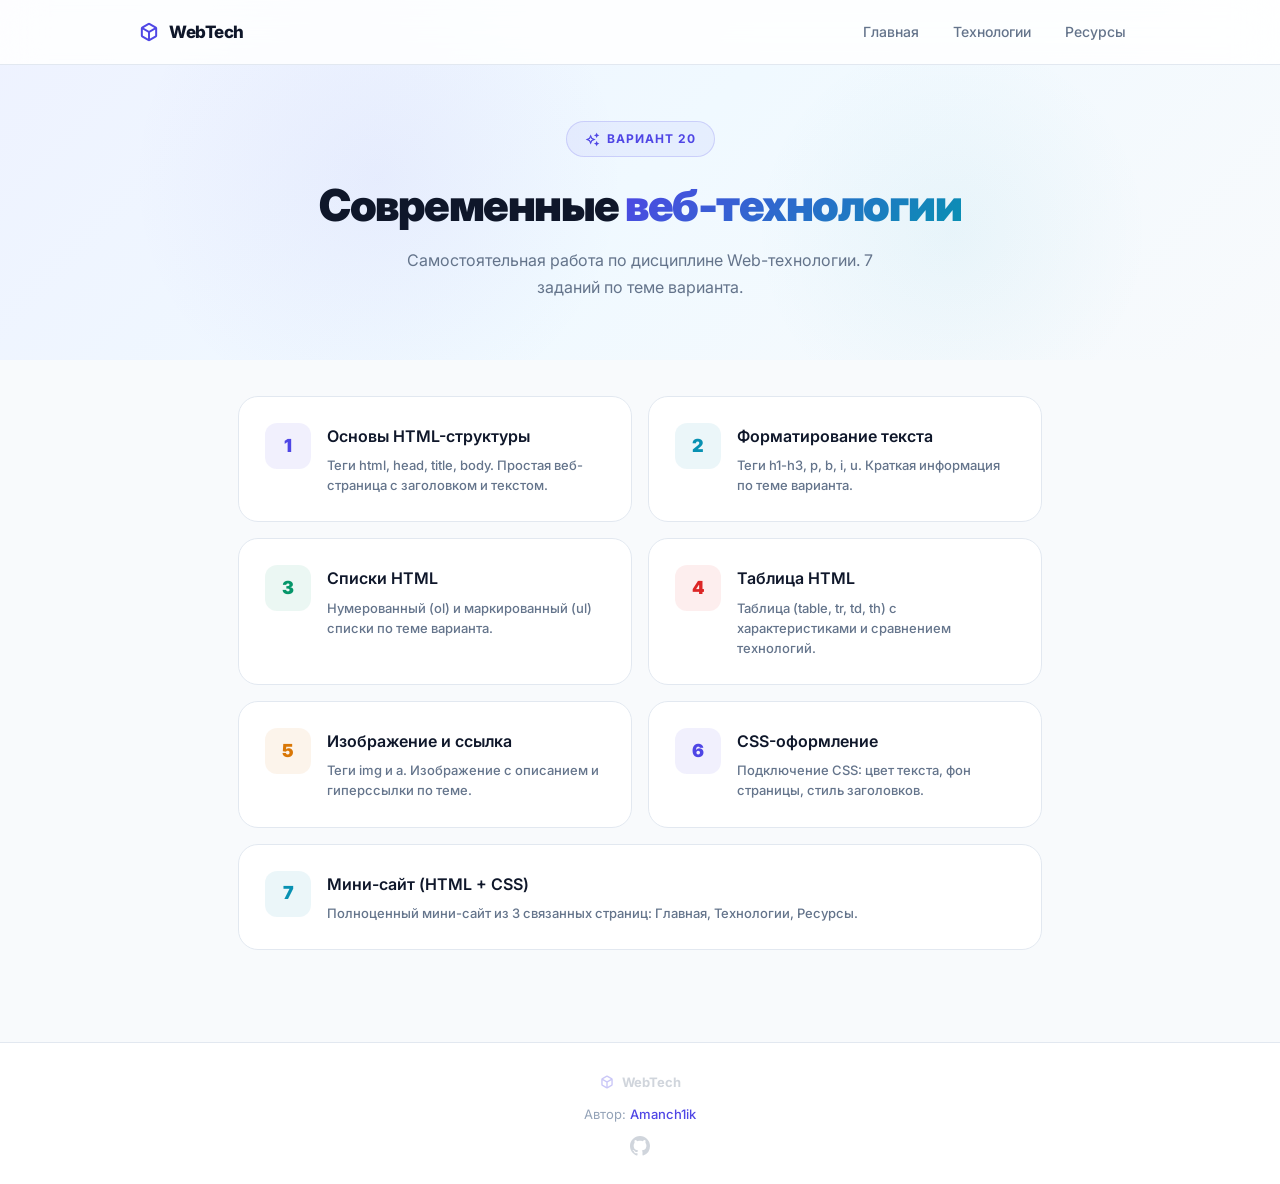
<file: index.html>
<!DOCTYPE html>
<html lang="ru">
<head>
    <meta charset="UTF-8">
    <meta name="viewport" content="width=device-width, initial-scale=1.0">
    <meta name="description" content="Самостоятельная работа по дисциплине Web-технологии. 7 заданий по теме: Современные веб-технологии. Вариант 20.">
    <title>Самостоятельная работа — Web-технологии</title>
    <link rel="icon" href="shared/favicon.svg" type="image/svg+xml">
    <link rel="stylesheet" href="shared/style.css">
    <link rel="stylesheet" href="https://fonts.googleapis.com/css2?family=Material+Symbols+Outlined:opsz,wght,FILL,GRAD@20..48,100..700,0..1,-50..200&display=swap">
    <style>
        .tasks-grid {
            display: grid;
            grid-template-columns: repeat(2, 1fr);
            gap: 16px;
            margin: 20px 0;
        }
        .task-link {
            display: flex;
            align-items: flex-start;
            gap: 16px;
            background: var(--bg-card);
            border: 1px solid var(--border);
            border-radius: var(--radius-lg);
            padding: 26px;
            text-decoration: none;
            transition: all var(--transition);
            animation: fadeUp 0.6s ease both;
        }
        .task-link:hover {
            border-color: var(--border-hover);
            box-shadow: var(--shadow-hover);
            transform: translateY(-3px);
        }
        .task-link:nth-child(2) { animation-delay: 0.06s; }
        .task-link:nth-child(3) { animation-delay: 0.12s; }
        .task-link:nth-child(4) { animation-delay: 0.18s; }
        .task-link:nth-child(5) { animation-delay: 0.24s; }
        .task-link:nth-child(6) { animation-delay: 0.30s; }
        .task-link:nth-child(7) { animation-delay: 0.36s; }
        .task-num {
            width: 46px; height: 46px; border-radius: 12px;
            display: flex; align-items: center; justify-content: center;
            flex-shrink: 0; font-size: 18px; font-weight: 900;
            transition: all var(--transition);
        }
        .task-link:hover .task-num { transform: scale(1.1) rotate(2deg); }
        .task-num.n1 { background: var(--primary-soft); color: var(--primary); }
        .task-num.n2 { background: var(--accent-soft); color: var(--accent); }
        .task-num.n3 { background: var(--green-soft); color: var(--green); }
        .task-num.n4 { background: var(--rose-soft); color: var(--rose); }
        .task-num.n5 { background: rgba(217,119,6,0.08); color: var(--amber); }
        .task-num.n6 { background: var(--primary-soft); color: var(--primary); }
        .task-num.n7 { background: var(--accent-soft); color: var(--accent); }
        .task-info h3 { margin: 0 0 5px; font-size: 16px; color: var(--text-heading); }
        .task-info h3::before { display: none; }
        .task-info p { margin: 0; font-size: 13px; color: var(--text-secondary); line-height: 1.55; text-align: left; }
        .task-link.full-width { grid-column: 1 / -1; }
        @media (max-width: 768px) { .tasks-grid { grid-template-columns: 1fr; } }
    </style>
</head>
<body>
    <nav class="navbar">
        <div class="navbar-inner">
            <a href="index.html" class="navbar-logo">
                <span class="material-symbols-outlined icon">deployed_code</span>
                <span>WebTech</span>
            </a>
            <div class="navbar-links">
                <a href="task7/index.html">Главная</a>
                <a href="task7/technologies.html">Технологии</a>
                <a href="task7/resources.html">Ресурсы</a>
            </div>
            <button class="navbar-burger" aria-label="Меню">
                <span></span><span></span><span></span>
            </button>
        </div>
    </nav>

    <section class="hero">
        <div class="hero-bg"><div class="glow-1"></div><div class="glow-2"></div></div>
        <div class="hero-content">
            <div class="task-badge">
                <span class="material-symbols-outlined">auto_awesome</span>
                Вариант 20
            </div>
            <h1>Современные <span class="gradient-text">веб-технологии</span></h1>
            <p class="subtitle">Самостоятельная работа по дисциплине Web-технологии. 7 заданий по теме варианта.</p>
        </div>
    </section>

    <main class="main-content">
        <div class="tasks-grid">
            <a href="task1/index.html" class="task-link">
                <div class="task-num n1">1</div>
                <div class="task-info">
                    <h3>Основы HTML-структуры</h3>
                    <p>Теги html, head, title, body. Простая веб-страница с заголовком и текстом.</p>
                </div>
            </a>
            <a href="task2/index.html" class="task-link">
                <div class="task-num n2">2</div>
                <div class="task-info">
                    <h3>Форматирование текста</h3>
                    <p>Теги h1-h3, p, b, i, u. Краткая информация по теме варианта.</p>
                </div>
            </a>
            <a href="task3/index.html" class="task-link">
                <div class="task-num n3">3</div>
                <div class="task-info">
                    <h3>Списки HTML</h3>
                    <p>Нумерованный (ol) и маркированный (ul) списки по теме варианта.</p>
                </div>
            </a>
            <a href="task4/index.html" class="task-link">
                <div class="task-num n4">4</div>
                <div class="task-info">
                    <h3>Таблица HTML</h3>
                    <p>Таблица (table, tr, td, th) с характеристиками и сравнением технологий.</p>
                </div>
            </a>
            <a href="task5/index.html" class="task-link">
                <div class="task-num n5">5</div>
                <div class="task-info">
                    <h3>Изображение и ссылка</h3>
                    <p>Теги img и a. Изображение с описанием и гиперссылки по теме.</p>
                </div>
            </a>
            <a href="task6/index.html" class="task-link">
                <div class="task-num n6">6</div>
                <div class="task-info">
                    <h3>CSS-оформление</h3>
                    <p>Подключение CSS: цвет текста, фон страницы, стиль заголовков.</p>
                </div>
            </a>
            <a href="task7/index.html" class="task-link full-width">
                <div class="task-num n7">7</div>
                <div class="task-info">
                    <h3>Мини-сайт (HTML + CSS)</h3>
                    <p>Полноценный мини-сайт из 3 связанных страниц: Главная, Технологии, Ресурсы.</p>
                </div>
            </a>
        </div>
    </main>

    <footer class="footer">
        <div class="footer-inner">
            <div class="logo">
                <span class="material-symbols-outlined">deployed_code</span>
                <span>WebTech</span>
            </div>
            <p>Автор: <a href="https://github.com/Amanch1ik" target="_blank">Amanch1ik</a></p>
            <div class="footer-links">
                <a href="https://github.com/Amanch1ik" target="_blank"><svg width="20" height="20" viewBox="0 0 24 24" fill="currentColor"><path d="M12 0C5.37 0 0 5.37 0 12c0 5.31 3.435 9.795 8.205 11.385.6.105.825-.255.825-.57 0-.285-.015-1.23-.015-2.235-3.015.555-3.795-.735-4.035-1.41-.135-.345-.72-1.41-1.23-1.695-.42-.225-1.02-.78-.015-.795.945-.015 1.62.87 1.845 1.23 1.08 1.815 2.805 1.305 3.495.99.105-.78.42-1.305.765-1.605-2.67-.3-5.46-1.335-5.46-5.925 0-1.305.465-2.385 1.23-3.225-.12-.3-.54-1.53.12-3.18 0 0 1.005-.315 3.3 1.23.96-.27 1.98-.405 3-.405s2.04.135 3 .405c2.295-1.56 3.3-1.23 3.3-1.23.66 1.65.24 2.88.12 3.18.765.84 1.23 1.905 1.23 3.225 0 4.605-2.805 5.625-5.475 5.925.435.375.81 1.095.81 2.22 0 1.605-.015 2.895-.015 3.3 0 .315.225.69.825.57A12.02 12.02 0 0024 12c0-6.63-5.37-12-12-12z"/></svg></a>
            </div>
        </div>
    </footer>

    <button class="scroll-top" id="scrollTop">
        <span class="material-symbols-outlined">keyboard_arrow_up</span>
    </button>
    <script src="shared/script.js"></script>
</body>
</html>
</file>
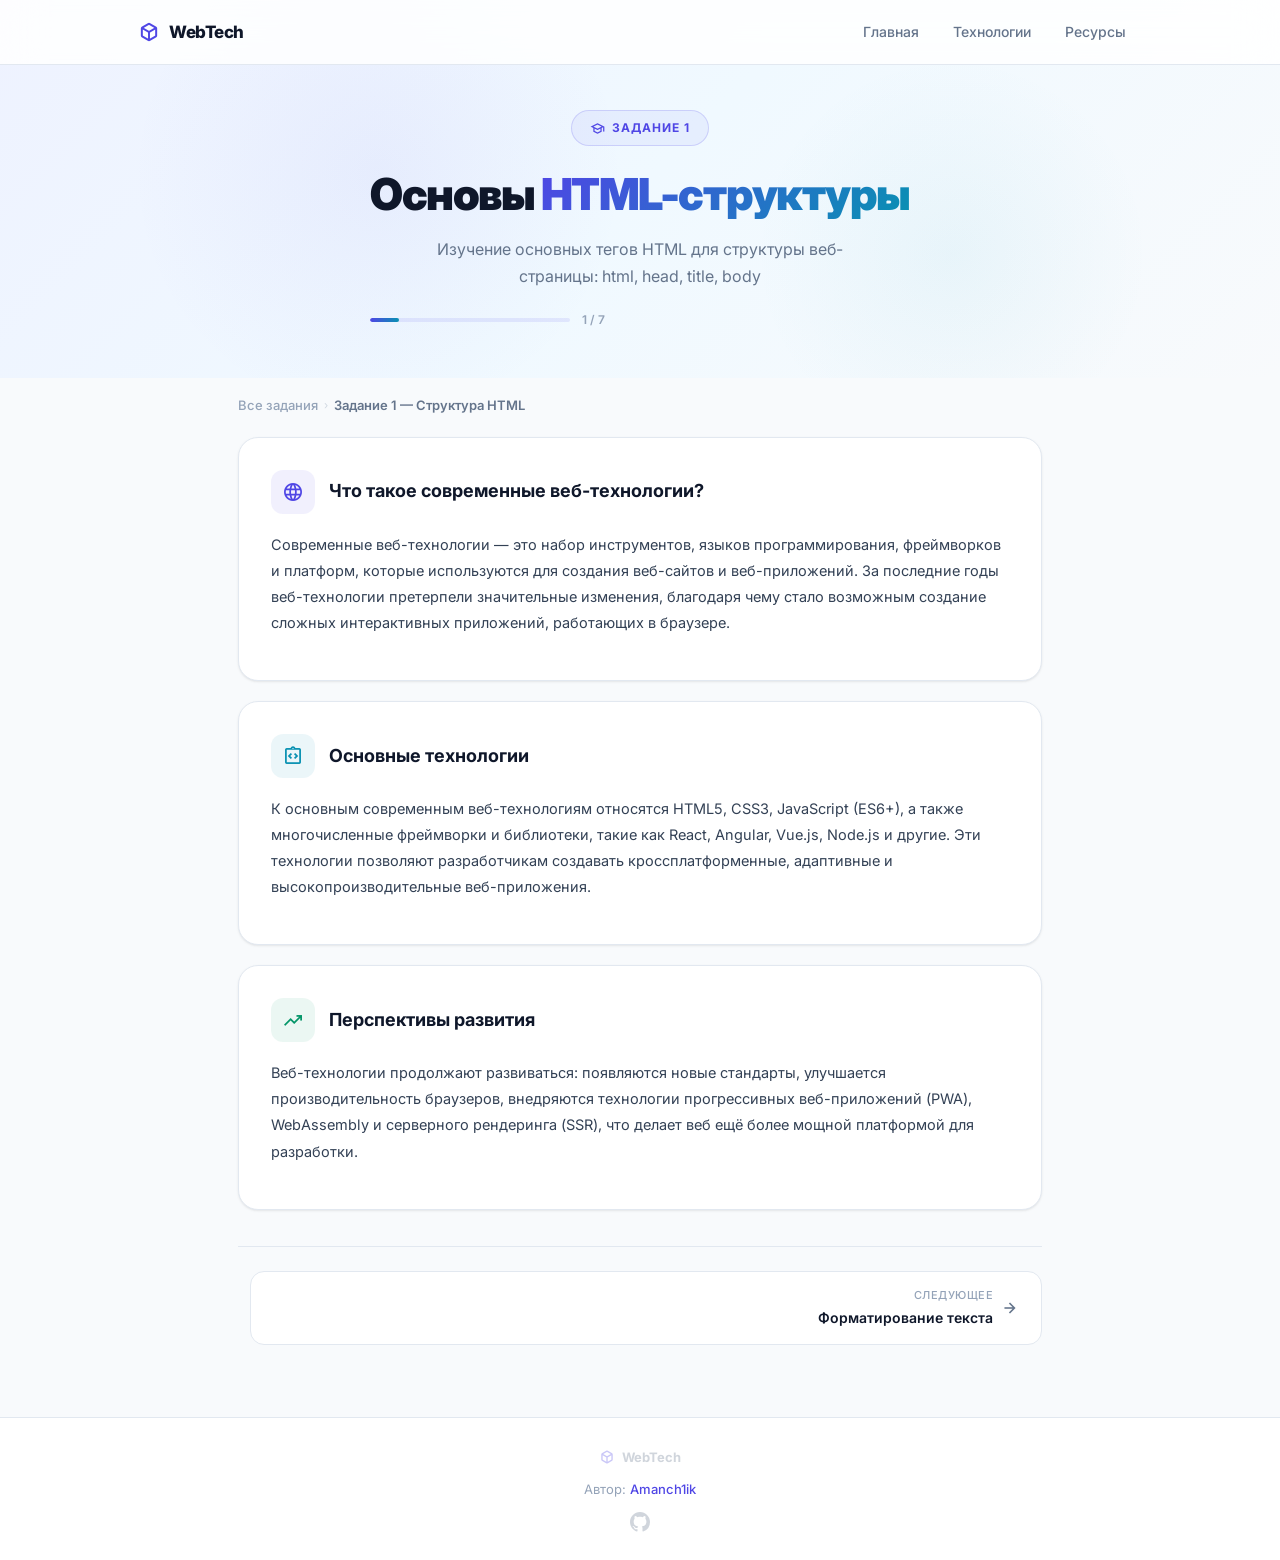
<file: task1/index.html>
<!DOCTYPE html>
<html lang="ru">
<head>
    <meta charset="UTF-8">
    <meta name="viewport" content="width=device-width, initial-scale=1.0">
    <meta name="description" content="Задание 1: Изучение основных тегов HTML для структуры веб-страницы — html, head, title, body.">
    <title>Задание 1 — Структура HTML</title>
    <link rel="icon" href="../shared/favicon.svg" type="image/svg+xml">
    <link rel="stylesheet" href="../shared/style.css">
    <link rel="stylesheet" href="https://fonts.googleapis.com/css2?family=Material+Symbols+Outlined:opsz,wght,FILL,GRAD@20..48,100..700,0..1,-50..200&display=swap">
</head>
<body>
    <nav class="navbar">
        <div class="navbar-inner">
            <a href="../task7/index.html" class="navbar-logo">
                <span class="material-symbols-outlined icon">deployed_code</span>
                <span>WebTech</span>
            </a>
            <div class="navbar-links">
                <a href="../task7/index.html">Главная</a>
                <a href="../task7/technologies.html">Технологии</a>
                <a href="../task7/resources.html">Ресурсы</a>
            </div>
            <button class="navbar-burger" aria-label="Меню">
                <span></span><span></span><span></span>
            </button>
        </div>
    </nav>

    <section class="hero">
        <div class="hero-bg"><div class="glow-1"></div><div class="glow-2"></div></div>
        <div class="hero-content">
            <div class="task-badge">
                <span class="material-symbols-outlined">school</span>
                Задание 1
            </div>
            <h1>Основы <span class="gradient-text">HTML-структуры</span></h1>
            <p class="subtitle">Изучение основных тегов HTML для структуры веб-страницы: html, head, title, body</p>
            <div class="progress-bar">
                <div class="progress-track"><div class="progress-fill" style="width: 14.28%"></div></div>
                <span class="progress-label">1 / 7</span>
            </div>
        </div>
    </section>

    <main class="main-content">
        <nav class="breadcrumbs">
            <a href="../index.html">Все задания</a>
            <span class="sep">›</span>
            <span class="current">Задание 1 — Структура HTML</span>
        </nav>

        <div class="card">
            <div class="card-header">
                <div class="card-icon indigo">
                    <span class="material-symbols-outlined">language</span>
                </div>
                <span class="card-title">Что такое современные веб-технологии?</span>
            </div>
            <p>
                Современные веб-технологии — это набор инструментов, языков программирования,
                фреймворков и платформ, которые используются для создания веб-сайтов и
                веб-приложений. За последние годы веб-технологии претерпели значительные
                изменения, благодаря чему стало возможным создание сложных интерактивных
                приложений, работающих в браузере.
            </p>
        </div>

        <div class="card">
            <div class="card-header">
                <div class="card-icon cyan">
                    <span class="material-symbols-outlined">integration_instructions</span>
                </div>
                <span class="card-title">Основные технологии</span>
            </div>
            <p>
                К основным современным веб-технологиям относятся HTML5, CSS3, JavaScript (ES6+),
                а также многочисленные фреймворки и библиотеки, такие как React, Angular,
                Vue.js, Node.js и другие. Эти технологии позволяют разработчикам создавать
                кроссплатформенные, адаптивные и высокопроизводительные веб-приложения.
            </p>
        </div>

        <div class="card">
            <div class="card-header">
                <div class="card-icon green">
                    <span class="material-symbols-outlined">trending_up</span>
                </div>
                <span class="card-title">Перспективы развития</span>
            </div>
            <p>
                Веб-технологии продолжают развиваться: появляются новые стандарты, улучшается
                производительность браузеров, внедряются технологии прогрессивных веб-приложений
                (PWA), WebAssembly и серверного рендеринга (SSR), что делает веб ещё более
                мощной платформой для разработки.
            </p>
        </div>

        <div class="task-nav">
            <span></span>
            <a href="../task2/index.html" class="next">
                <div class="nav-info">
                    <span class="nav-label">Следующее</span>
                    <span class="nav-title">Форматирование текста</span>
                </div>
                <span class="material-symbols-outlined">arrow_forward</span>
            </a>
        </div>
    </main>

    <footer class="footer">
        <div class="footer-inner">
            <div class="logo">
                <span class="material-symbols-outlined">deployed_code</span>
                <span>WebTech</span>
            </div>
            <p>Автор: <a href="https://github.com/Amanch1ik" target="_blank">Amanch1ik</a></p>
            <div class="footer-links">
                <a href="https://github.com/Amanch1ik" target="_blank"><svg width="20" height="20" viewBox="0 0 24 24" fill="currentColor"><path d="M12 0C5.37 0 0 5.37 0 12c0 5.31 3.435 9.795 8.205 11.385.6.105.825-.255.825-.57 0-.285-.015-1.23-.015-2.235-3.015.555-3.795-.735-4.035-1.41-.135-.345-.72-1.41-1.23-1.695-.42-.225-1.02-.78-.015-.795.945-.015 1.62.87 1.845 1.23 1.08 1.815 2.805 1.305 3.495.99.105-.78.42-1.305.765-1.605-2.67-.3-5.46-1.335-5.46-5.925 0-1.305.465-2.385 1.23-3.225-.12-.3-.54-1.53.12-3.18 0 0 1.005-.315 3.3 1.23.96-.27 1.98-.405 3-.405s2.04.135 3 .405c2.295-1.56 3.3-1.23 3.3-1.23.66 1.65.24 2.88.12 3.18.765.84 1.23 1.905 1.23 3.225 0 4.605-2.805 5.625-5.475 5.925.435.375.81 1.095.81 2.22 0 1.605-.015 2.895-.015 3.3 0 .315.225.69.825.57A12.02 12.02 0 0024 12c0-6.63-5.37-12-12-12z"/></svg></a>
            </div>
        </div>
    </footer>

    <button class="scroll-top" id="scrollTop">
        <span class="material-symbols-outlined">keyboard_arrow_up</span>
    </button>
    <script src="../shared/script.js"></script>
</body>
</html>
</file>
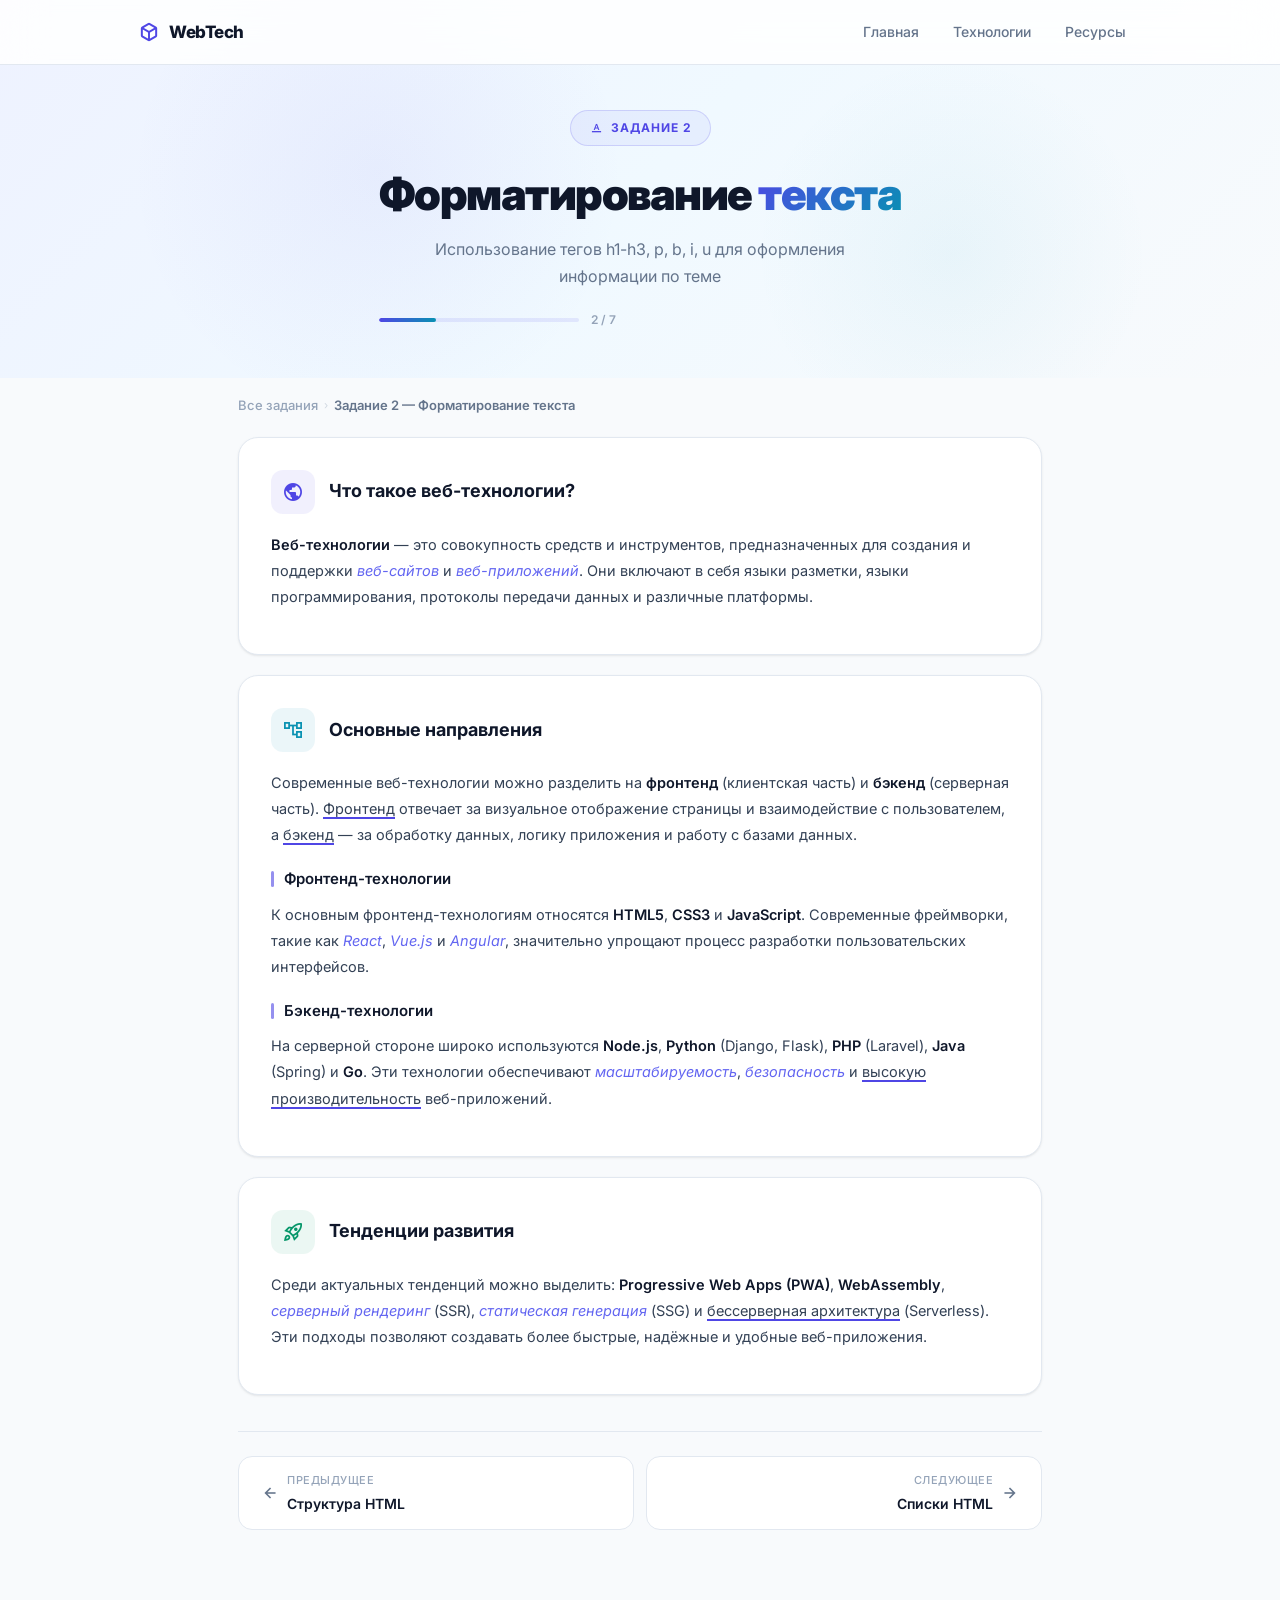
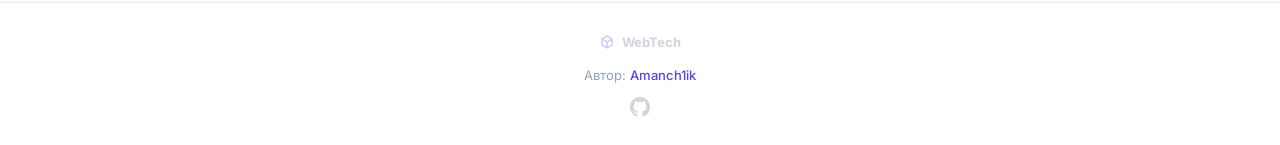
<file: task2/index.html>
<!DOCTYPE html>
<html lang="ru">
<head>
    <meta charset="UTF-8">
    <meta name="viewport" content="width=device-width, initial-scale=1.0">
    <meta name="description" content="Задание 2: Форматирование текста с помощью тегов h1-h3, p, b, i, u. Краткая информация о веб-технологиях.">
    <title>Задание 2 — Форматирование текста</title>
    <link rel="icon" href="../shared/favicon.svg" type="image/svg+xml">
    <link rel="stylesheet" href="../shared/style.css">
    <link rel="stylesheet" href="https://fonts.googleapis.com/css2?family=Material+Symbols+Outlined:opsz,wght,FILL,GRAD@20..48,100..700,0..1,-50..200&display=swap">
</head>
<body>
    <nav class="navbar">
        <div class="navbar-inner">
            <a href="../task7/index.html" class="navbar-logo">
                <span class="material-symbols-outlined icon">deployed_code</span>
                <span>WebTech</span>
            </a>
            <div class="navbar-links">
                <a href="../task7/index.html">Главная</a>
                <a href="../task7/technologies.html">Технологии</a>
                <a href="../task7/resources.html">Ресурсы</a>
            </div>
            <button class="navbar-burger" aria-label="Меню"><span></span><span></span><span></span></button>
        </div>
    </nav>

    <section class="hero">
        <div class="hero-bg"><div class="glow-1"></div><div class="glow-2"></div></div>
        <div class="hero-content">
            <div class="task-badge">
                <span class="material-symbols-outlined">text_format</span>
                Задание 2
            </div>
            <h1>Форматирование <span class="gradient-text">текста</span></h1>
            <p class="subtitle">Использование тегов h1-h3, p, b, i, u для оформления информации по теме</p>
            <div class="progress-bar">
                <div class="progress-track"><div class="progress-fill" style="width: 28.56%"></div></div>
                <span class="progress-label">2 / 7</span>
            </div>
        </div>
    </section>

    <main class="main-content">
        <nav class="breadcrumbs">
            <a href="../index.html">Все задания</a>
            <span class="sep">›</span>
            <span class="current">Задание 2 — Форматирование текста</span>
        </nav>

        <div class="card">
            <div class="card-header">
                <div class="card-icon indigo"><span class="material-symbols-outlined">public</span></div>
                <span class="card-title">Что такое веб-технологии?</span>
            </div>
            <p>
                <b>Веб-технологии</b> — это совокупность средств и инструментов, предназначенных для
                создания и поддержки <i>веб-сайтов</i> и <i>веб-приложений</i>. Они включают в себя
                языки разметки, языки программирования, протоколы передачи данных и различные платформы.
            </p>
        </div>

        <div class="card">
            <div class="card-header">
                <div class="card-icon cyan"><span class="material-symbols-outlined">account_tree</span></div>
                <span class="card-title">Основные направления</span>
            </div>
            <p>
                Современные веб-технологии можно разделить на <b>фронтенд</b> (клиентская часть) и
                <b>бэкенд</b> (серверная часть). <u>Фронтенд</u> отвечает за визуальное отображение
                страницы и взаимодействие с пользователем, а <u>бэкенд</u> — за обработку данных,
                логику приложения и работу с базами данных.
            </p>
            <h3>Фронтенд-технологии</h3>
            <p>
                К основным фронтенд-технологиям относятся <b>HTML5</b>, <b>CSS3</b> и <b>JavaScript</b>.
                Современные фреймворки, такие как <i>React</i>, <i>Vue.js</i> и <i>Angular</i>, значительно
                упрощают процесс разработки пользовательских интерфейсов.
            </p>
            <h3>Бэкенд-технологии</h3>
            <p>
                На серверной стороне широко используются <b>Node.js</b>, <b>Python</b> (Django, Flask),
                <b>PHP</b> (Laravel), <b>Java</b> (Spring) и <b>Go</b>. Эти технологии обеспечивают
                <i>масштабируемость</i>, <i>безопасность</i> и <u>высокую производительность</u>
                веб-приложений.
            </p>
        </div>

        <div class="card">
            <div class="card-header">
                <div class="card-icon green"><span class="material-symbols-outlined">rocket_launch</span></div>
                <span class="card-title">Тенденции развития</span>
            </div>
            <p>
                Среди актуальных тенденций можно выделить: <b>Progressive Web Apps (PWA)</b>,
                <b>WebAssembly</b>, <i>серверный рендеринг</i> (SSR), <i>статическая генерация</i> (SSG)
                и <u>бессерверная архитектура</u> (Serverless). Эти подходы позволяют создавать более
                быстрые, надёжные и удобные веб-приложения.
            </p>
        </div>

        <div class="task-nav">
            <a href="../task1/index.html">
                <span class="material-symbols-outlined">arrow_back</span>
                <div class="nav-info">
                    <span class="nav-label">Предыдущее</span>
                    <span class="nav-title">Структура HTML</span>
                </div>
            </a>
            <a href="../task3/index.html" class="next">
                <div class="nav-info">
                    <span class="nav-label">Следующее</span>
                    <span class="nav-title">Списки HTML</span>
                </div>
                <span class="material-symbols-outlined">arrow_forward</span>
            </a>
        </div>
    </main>

    <footer class="footer">
        <div class="footer-inner">
            <div class="logo"><span class="material-symbols-outlined">deployed_code</span><span>WebTech</span></div>
            <p>Автор: <a href="https://github.com/Amanch1ik" target="_blank">Amanch1ik</a></p>
            <div class="footer-links">
                <a href="https://github.com/Amanch1ik" target="_blank"><svg width="20" height="20" viewBox="0 0 24 24" fill="currentColor"><path d="M12 0C5.37 0 0 5.37 0 12c0 5.31 3.435 9.795 8.205 11.385.6.105.825-.255.825-.57 0-.285-.015-1.23-.015-2.235-3.015.555-3.795-.735-4.035-1.41-.135-.345-.72-1.41-1.23-1.695-.42-.225-1.02-.78-.015-.795.945-.015 1.62.87 1.845 1.23 1.08 1.815 2.805 1.305 3.495.99.105-.78.42-1.305.765-1.605-2.67-.3-5.46-1.335-5.46-5.925 0-1.305.465-2.385 1.23-3.225-.12-.3-.54-1.53.12-3.18 0 0 1.005-.315 3.3 1.23.96-.27 1.98-.405 3-.405s2.04.135 3 .405c2.295-1.56 3.3-1.23 3.3-1.23.66 1.65.24 2.88.12 3.18.765.84 1.23 1.905 1.23 3.225 0 4.605-2.805 5.625-5.475 5.925.435.375.81 1.095.81 2.22 0 1.605-.015 2.895-.015 3.3 0 .315.225.69.825.57A12.02 12.02 0 0024 12c0-6.63-5.37-12-12-12z"/></svg></a>
            </div>
        </div>
    </footer>
    <button class="scroll-top" id="scrollTop"><span class="material-symbols-outlined">keyboard_arrow_up</span></button>
    <script src="../shared/script.js"></script>
</body>
</html>
</file>
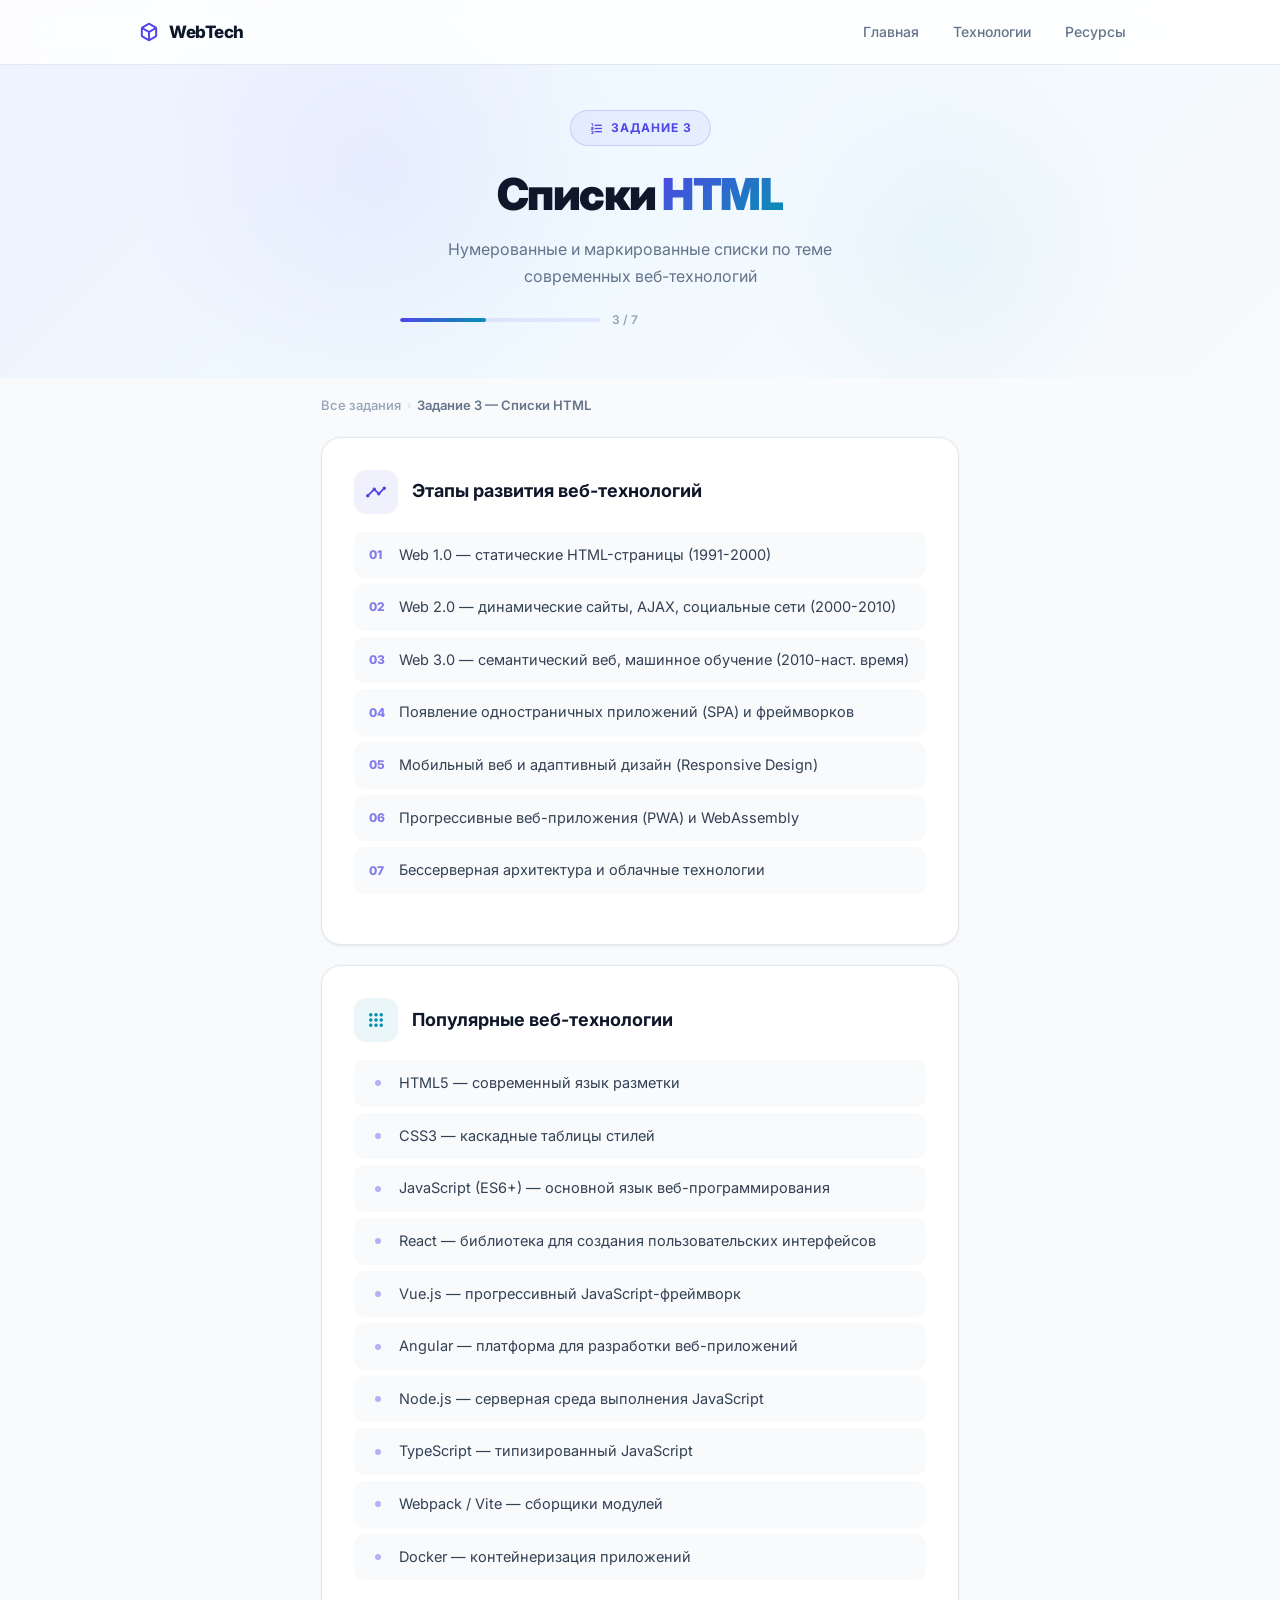
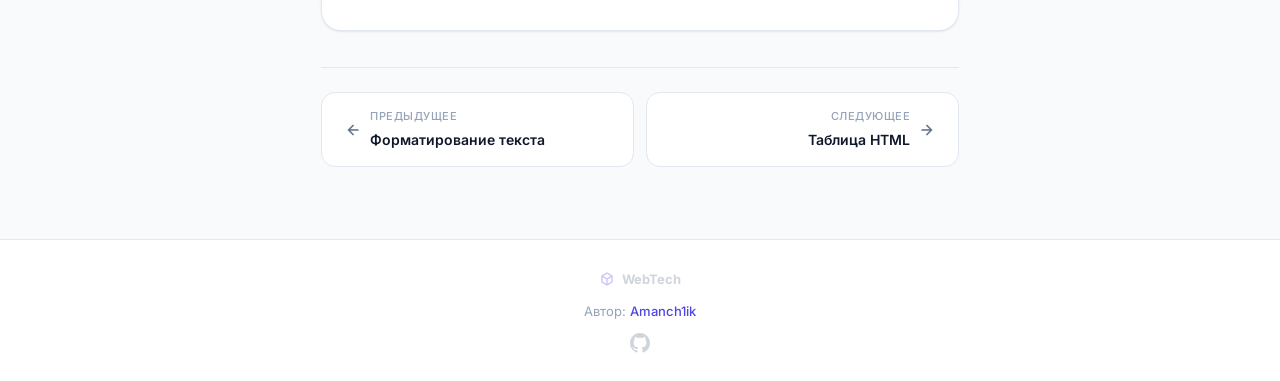
<file: task3/index.html>
<!DOCTYPE html>
<html lang="ru">
<head>
    <meta charset="UTF-8">
    <meta name="viewport" content="width=device-width, initial-scale=1.0">
    <meta name="description" content="Задание 3: Создание нумерованных и маркированных списков HTML по теме современных веб-технологий.">
    <title>Задание 3 — Списки HTML</title>
    <link rel="icon" href="../shared/favicon.svg" type="image/svg+xml">
    <link rel="stylesheet" href="../shared/style.css">
    <link rel="stylesheet" href="https://fonts.googleapis.com/css2?family=Material+Symbols+Outlined:opsz,wght,FILL,GRAD@20..48,100..700,0..1,-50..200&display=swap">
</head>
<body>
    <nav class="navbar">
        <div class="navbar-inner">
            <a href="../task7/index.html" class="navbar-logo">
                <span class="material-symbols-outlined icon">deployed_code</span>
                <span>WebTech</span>
            </a>
            <div class="navbar-links">
                <a href="../task7/index.html">Главная</a>
                <a href="../task7/technologies.html">Технологии</a>
                <a href="../task7/resources.html">Ресурсы</a>
            </div>
            <button class="navbar-burger" aria-label="Меню"><span></span><span></span><span></span></button>
        </div>
    </nav>

    <section class="hero">
        <div class="hero-bg"><div class="glow-1"></div><div class="glow-2"></div></div>
        <div class="hero-content">
            <div class="task-badge">
                <span class="material-symbols-outlined">format_list_numbered</span>
                Задание 3
            </div>
            <h1>Списки <span class="gradient-text">HTML</span></h1>
            <p class="subtitle">Нумерованные и маркированные списки по теме современных веб-технологий</p>
            <div class="progress-bar">
                <div class="progress-track"><div class="progress-fill" style="width: 42.84%"></div></div>
                <span class="progress-label">3 / 7</span>
            </div>
        </div>
    </section>

    <main class="main-content">
        <nav class="breadcrumbs">
            <a href="../index.html">Все задания</a>
            <span class="sep">›</span>
            <span class="current">Задание 3 — Списки HTML</span>
        </nav>

        <div class="card">
            <div class="card-header">
                <div class="card-icon indigo"><span class="material-symbols-outlined">timeline</span></div>
                <span class="card-title">Этапы развития веб-технологий</span>
            </div>
            <ol>
                <li>Web 1.0 — статические HTML-страницы (1991-2000)</li>
                <li>Web 2.0 — динамические сайты, AJAX, социальные сети (2000-2010)</li>
                <li>Web 3.0 — семантический веб, машинное обучение (2010-наст. время)</li>
                <li>Появление одностраничных приложений (SPA) и фреймворков</li>
                <li>Мобильный веб и адаптивный дизайн (Responsive Design)</li>
                <li>Прогрессивные веб-приложения (PWA) и WebAssembly</li>
                <li>Бессерверная архитектура и облачные технологии</li>
            </ol>
        </div>

        <div class="card">
            <div class="card-header">
                <div class="card-icon cyan"><span class="material-symbols-outlined">apps</span></div>
                <span class="card-title">Популярные веб-технологии</span>
            </div>
            <ul>
                <li>HTML5 — современный язык разметки</li>
                <li>CSS3 — каскадные таблицы стилей</li>
                <li>JavaScript (ES6+) — основной язык веб-программирования</li>
                <li>React — библиотека для создания пользовательских интерфейсов</li>
                <li>Vue.js — прогрессивный JavaScript-фреймворк</li>
                <li>Angular — платформа для разработки веб-приложений</li>
                <li>Node.js — серверная среда выполнения JavaScript</li>
                <li>TypeScript — типизированный JavaScript</li>
                <li>Webpack / Vite — сборщики модулей</li>
                <li>Docker — контейнеризация приложений</li>
            </ul>
        </div>

        <div class="task-nav">
            <a href="../task2/index.html">
                <span class="material-symbols-outlined">arrow_back</span>
                <div class="nav-info"><span class="nav-label">Предыдущее</span><span class="nav-title">Форматирование текста</span></div>
            </a>
            <a href="../task4/index.html" class="next">
                <div class="nav-info"><span class="nav-label">Следующее</span><span class="nav-title">Таблица HTML</span></div>
                <span class="material-symbols-outlined">arrow_forward</span>
            </a>
        </div>
    </main>

    <footer class="footer">
        <div class="footer-inner">
            <div class="logo"><span class="material-symbols-outlined">deployed_code</span><span>WebTech</span></div>
            <p>Автор: <a href="https://github.com/Amanch1ik" target="_blank">Amanch1ik</a></p>
            <div class="footer-links">
                <a href="https://github.com/Amanch1ik" target="_blank"><svg width="20" height="20" viewBox="0 0 24 24" fill="currentColor"><path d="M12 0C5.37 0 0 5.37 0 12c0 5.31 3.435 9.795 8.205 11.385.6.105.825-.255.825-.57 0-.285-.015-1.23-.015-2.235-3.015.555-3.795-.735-4.035-1.41-.135-.345-.72-1.41-1.23-1.695-.42-.225-1.02-.78-.015-.795.945-.015 1.62.87 1.845 1.23 1.08 1.815 2.805 1.305 3.495.99.105-.78.42-1.305.765-1.605-2.67-.3-5.46-1.335-5.46-5.925 0-1.305.465-2.385 1.23-3.225-.12-.3-.54-1.53.12-3.18 0 0 1.005-.315 3.3 1.23.96-.27 1.98-.405 3-.405s2.04.135 3 .405c2.295-1.56 3.3-1.23 3.3-1.23.66 1.65.24 2.88.12 3.18.765.84 1.23 1.905 1.23 3.225 0 4.605-2.805 5.625-5.475 5.925.435.375.81 1.095.81 2.22 0 1.605-.015 2.895-.015 3.3 0 .315.225.69.825.57A12.02 12.02 0 0024 12c0-6.63-5.37-12-12-12z"/></svg></a>
            </div>
        </div>
    </footer>
    <button class="scroll-top" id="scrollTop"><span class="material-symbols-outlined">keyboard_arrow_up</span></button>
    <script src="../shared/script.js"></script>
</body>
</html>
</file>
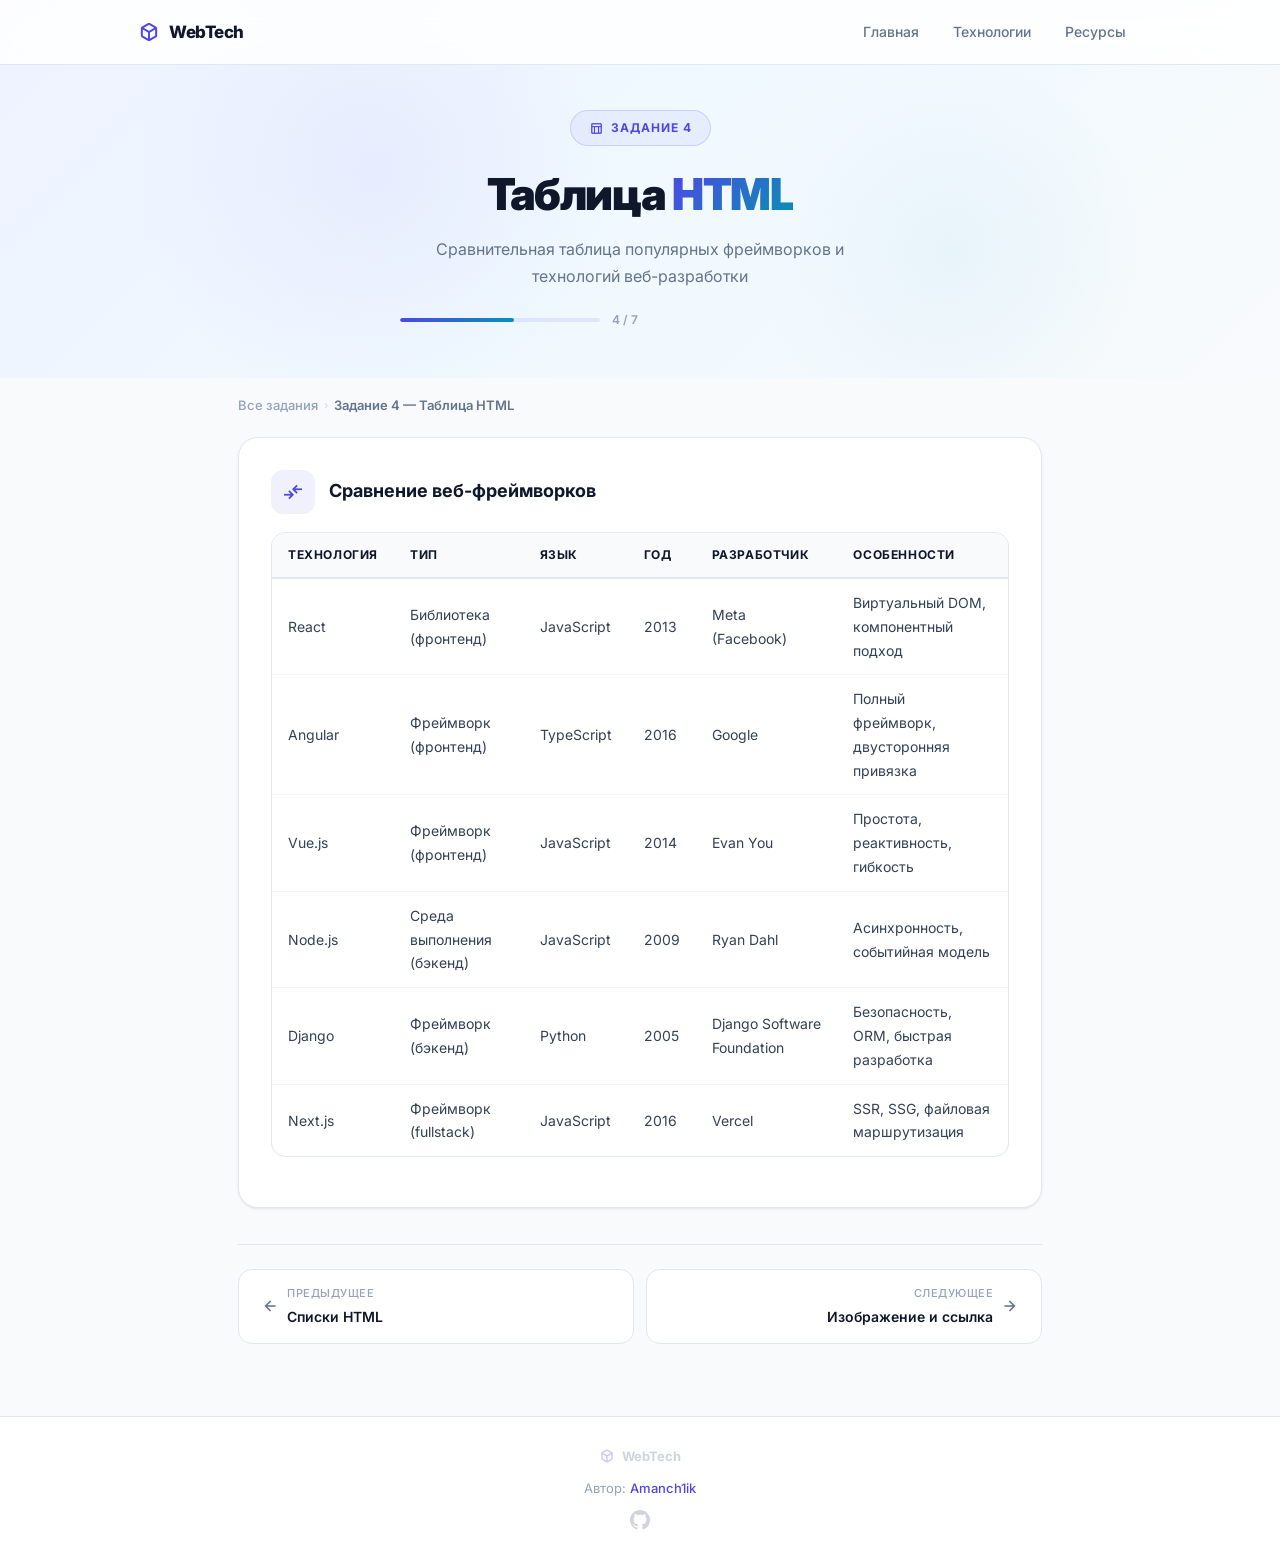
<file: task4/index.html>
<!DOCTYPE html>
<html lang="ru">
<head>
    <meta charset="UTF-8">
    <meta name="viewport" content="width=device-width, initial-scale=1.0">
    <meta name="description" content="Задание 4: Создание HTML-таблицы с характеристиками и сравнением современных веб-фреймворков.">
    <title>Задание 4 — Таблица HTML</title>
    <link rel="icon" href="../shared/favicon.svg" type="image/svg+xml">
    <link rel="stylesheet" href="../shared/style.css">
    <link rel="stylesheet" href="https://fonts.googleapis.com/css2?family=Material+Symbols+Outlined:opsz,wght,FILL,GRAD@20..48,100..700,0..1,-50..200&display=swap">
</head>
<body>
    <nav class="navbar">
        <div class="navbar-inner">
            <a href="../task7/index.html" class="navbar-logo">
                <span class="material-symbols-outlined icon">deployed_code</span>
                <span>WebTech</span>
            </a>
            <div class="navbar-links">
                <a href="../task7/index.html">Главная</a>
                <a href="../task7/technologies.html">Технологии</a>
                <a href="../task7/resources.html">Ресурсы</a>
            </div>
            <button class="navbar-burger" aria-label="Меню"><span></span><span></span><span></span></button>
        </div>
    </nav>

    <section class="hero">
        <div class="hero-bg"><div class="glow-1"></div><div class="glow-2"></div></div>
        <div class="hero-content">
            <div class="task-badge">
                <span class="material-symbols-outlined">table_chart</span>
                Задание 4
            </div>
            <h1>Таблица <span class="gradient-text">HTML</span></h1>
            <p class="subtitle">Сравнительная таблица популярных фреймворков и технологий веб-разработки</p>
            <div class="progress-bar">
                <div class="progress-track"><div class="progress-fill" style="width: 57.12%"></div></div>
                <span class="progress-label">4 / 7</span>
            </div>
        </div>
    </section>

    <main class="main-content">
        <nav class="breadcrumbs">
            <a href="../index.html">Все задания</a>
            <span class="sep">›</span>
            <span class="current">Задание 4 — Таблица HTML</span>
        </nav>

        <div class="card">
            <div class="card-header">
                <div class="card-icon indigo"><span class="material-symbols-outlined">compare_arrows</span></div>
                <span class="card-title">Сравнение веб-фреймворков</span>
            </div>
            <table>
                <thead>
                    <tr>
                        <th>Технология</th>
                        <th>Тип</th>
                        <th>Язык</th>
                        <th>Год</th>
                        <th>Разработчик</th>
                        <th>Особенности</th>
                    </tr>
                </thead>
                <tbody>
                    <tr>
                        <td>React</td>
                        <td>Библиотека (фронтенд)</td>
                        <td>JavaScript</td>
                        <td>2013</td>
                        <td>Meta (Facebook)</td>
                        <td>Виртуальный DOM, компонентный подход</td>
                    </tr>
                    <tr>
                        <td>Angular</td>
                        <td>Фреймворк (фронтенд)</td>
                        <td>TypeScript</td>
                        <td>2016</td>
                        <td>Google</td>
                        <td>Полный фреймворк, двусторонняя привязка</td>
                    </tr>
                    <tr>
                        <td>Vue.js</td>
                        <td>Фреймворк (фронтенд)</td>
                        <td>JavaScript</td>
                        <td>2014</td>
                        <td>Evan You</td>
                        <td>Простота, реактивность, гибкость</td>
                    </tr>
                    <tr>
                        <td>Node.js</td>
                        <td>Среда выполнения (бэкенд)</td>
                        <td>JavaScript</td>
                        <td>2009</td>
                        <td>Ryan Dahl</td>
                        <td>Асинхронность, событийная модель</td>
                    </tr>
                    <tr>
                        <td>Django</td>
                        <td>Фреймворк (бэкенд)</td>
                        <td>Python</td>
                        <td>2005</td>
                        <td>Django Software Foundation</td>
                        <td>Безопасность, ORM, быстрая разработка</td>
                    </tr>
                    <tr>
                        <td>Next.js</td>
                        <td>Фреймворк (fullstack)</td>
                        <td>JavaScript</td>
                        <td>2016</td>
                        <td>Vercel</td>
                        <td>SSR, SSG, файловая маршрутизация</td>
                    </tr>
                </tbody>
            </table>
        </div>

        <div class="task-nav">
            <a href="../task3/index.html">
                <span class="material-symbols-outlined">arrow_back</span>
                <div class="nav-info"><span class="nav-label">Предыдущее</span><span class="nav-title">Списки HTML</span></div>
            </a>
            <a href="../task5/index.html" class="next">
                <div class="nav-info"><span class="nav-label">Следующее</span><span class="nav-title">Изображение и ссылка</span></div>
                <span class="material-symbols-outlined">arrow_forward</span>
            </a>
        </div>
    </main>

    <footer class="footer">
        <div class="footer-inner">
            <div class="logo"><span class="material-symbols-outlined">deployed_code</span><span>WebTech</span></div>
            <p>Автор: <a href="https://github.com/Amanch1ik" target="_blank">Amanch1ik</a></p>
            <div class="footer-links">
                <a href="https://github.com/Amanch1ik" target="_blank"><svg width="20" height="20" viewBox="0 0 24 24" fill="currentColor"><path d="M12 0C5.37 0 0 5.37 0 12c0 5.31 3.435 9.795 8.205 11.385.6.105.825-.255.825-.57 0-.285-.015-1.23-.015-2.235-3.015.555-3.795-.735-4.035-1.41-.135-.345-.72-1.41-1.23-1.695-.42-.225-1.02-.78-.015-.795.945-.015 1.62.87 1.845 1.23 1.08 1.815 2.805 1.305 3.495.99.105-.78.42-1.305.765-1.605-2.67-.3-5.46-1.335-5.46-5.925 0-1.305.465-2.385 1.23-3.225-.12-.3-.54-1.53.12-3.18 0 0 1.005-.315 3.3 1.23.96-.27 1.98-.405 3-.405s2.04.135 3 .405c2.295-1.56 3.3-1.23 3.3-1.23.66 1.65.24 2.88.12 3.18.765.84 1.23 1.905 1.23 3.225 0 4.605-2.805 5.625-5.475 5.925.435.375.81 1.095.81 2.22 0 1.605-.015 2.895-.015 3.3 0 .315.225.69.825.57A12.02 12.02 0 0024 12c0-6.63-5.37-12-12-12z"/></svg></a>
            </div>
        </div>
    </footer>
    <button class="scroll-top" id="scrollTop"><span class="material-symbols-outlined">keyboard_arrow_up</span></button>
    <script src="../shared/script.js"></script>
</body>
</html>
</file>
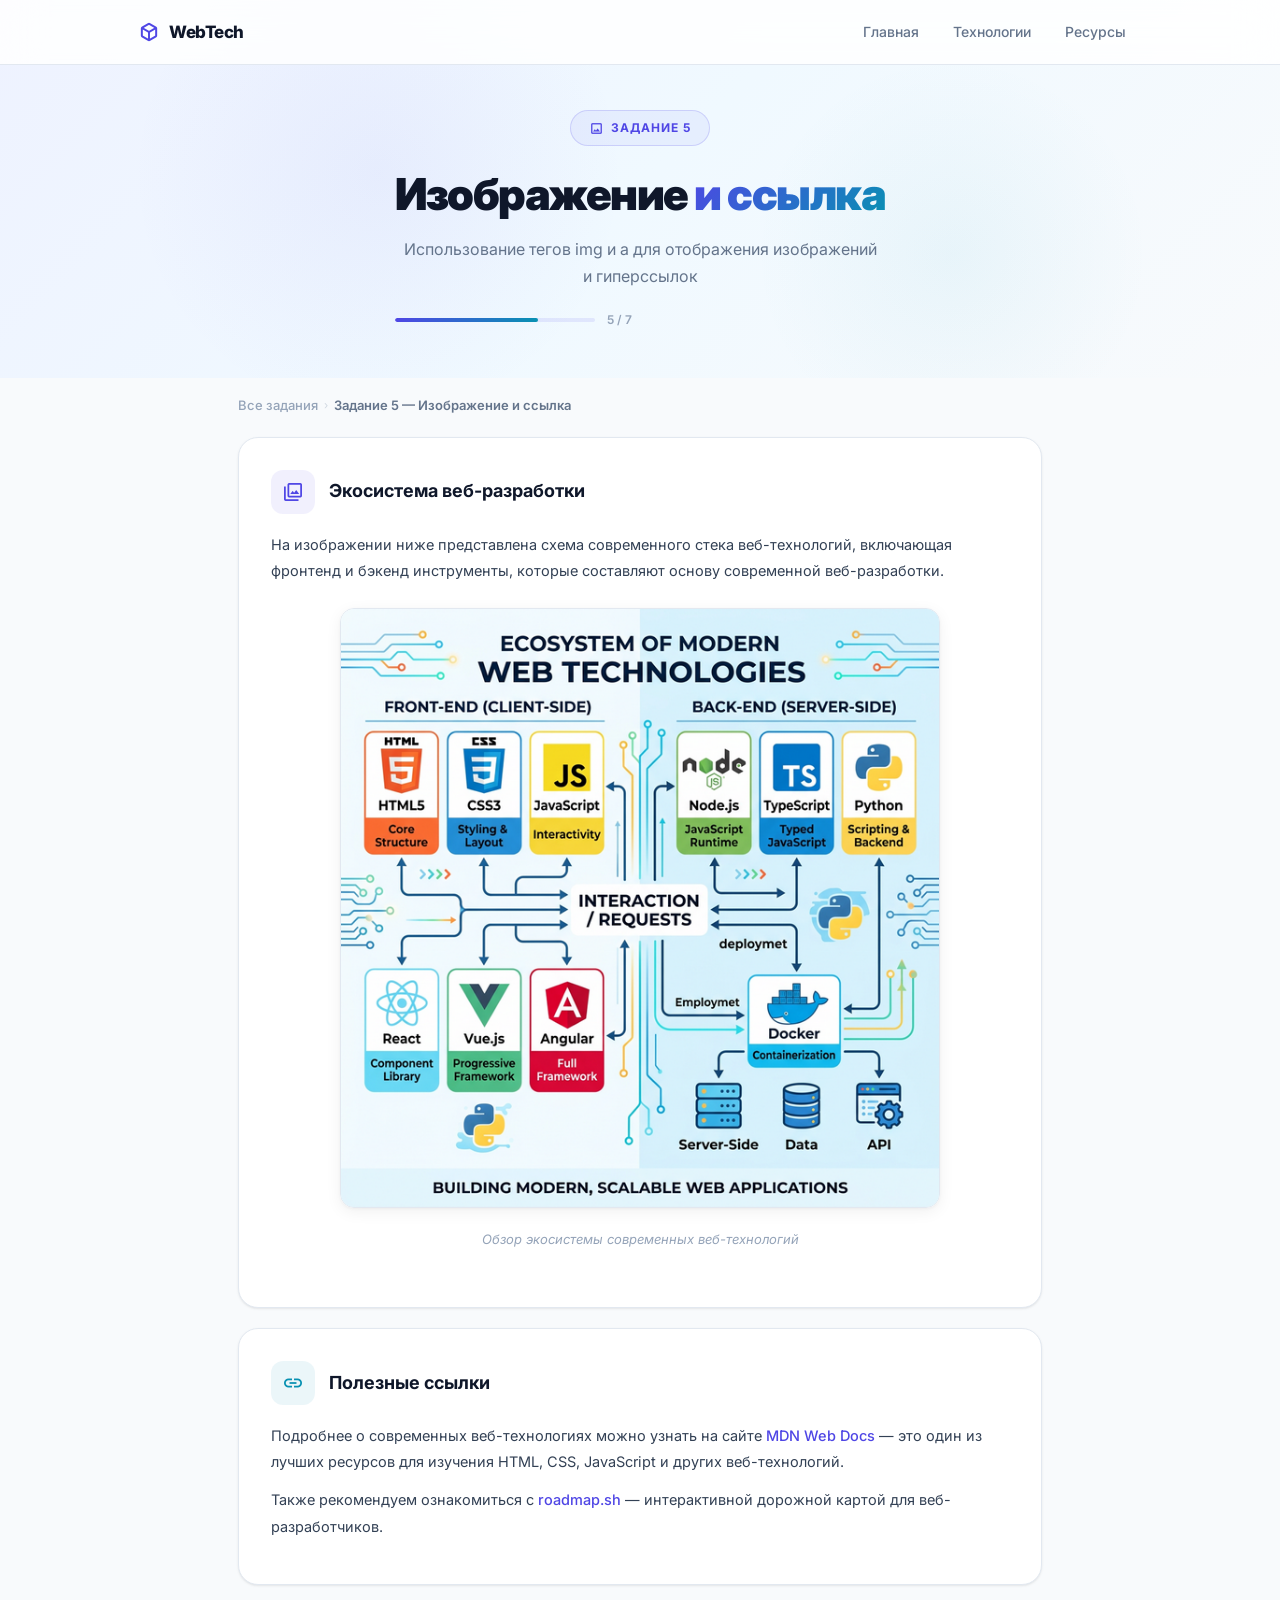
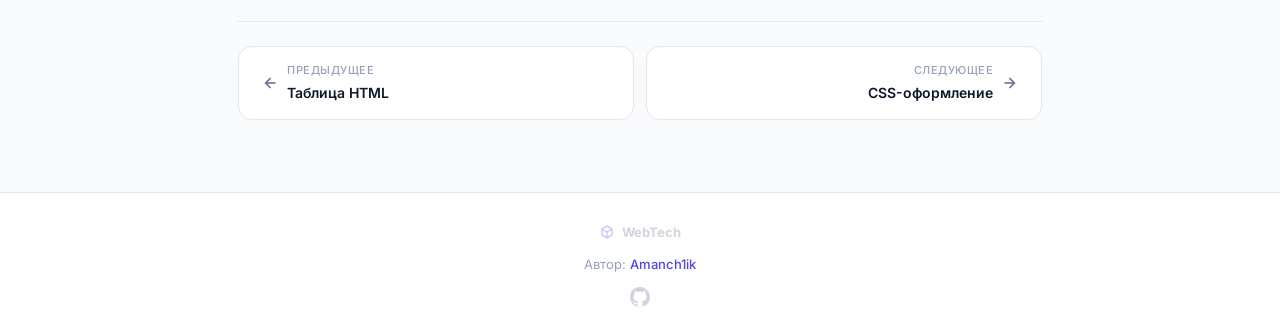
<file: task5/index.html>
<!DOCTYPE html>
<html lang="ru">
<head>
    <meta charset="UTF-8">
    <meta name="viewport" content="width=device-width, initial-scale=1.0">
    <meta name="description" content="Задание 5: Использование тегов img и a для вставки изображений и создания гиперссылок.">
    <title>Задание 5 — Изображение и ссылка</title>
    <link rel="icon" href="../shared/favicon.svg" type="image/svg+xml">
    <link rel="stylesheet" href="../shared/style.css">
    <link rel="stylesheet" href="https://fonts.googleapis.com/css2?family=Material+Symbols+Outlined:opsz,wght,FILL,GRAD@20..48,100..700,0..1,-50..200&display=swap">
</head>
<body>
    <nav class="navbar">
        <div class="navbar-inner">
            <a href="../task7/index.html" class="navbar-logo">
                <span class="material-symbols-outlined icon">deployed_code</span>
                <span>WebTech</span>
            </a>
            <div class="navbar-links">
                <a href="../task7/index.html">Главная</a>
                <a href="../task7/technologies.html">Технологии</a>
                <a href="../task7/resources.html">Ресурсы</a>
            </div>
            <button class="navbar-burger" aria-label="Меню"><span></span><span></span><span></span></button>
        </div>
    </nav>

    <section class="hero">
        <div class="hero-bg"><div class="glow-1"></div><div class="glow-2"></div></div>
        <div class="hero-content">
            <div class="task-badge">
                <span class="material-symbols-outlined">image</span>
                Задание 5
            </div>
            <h1>Изображение <span class="gradient-text">и ссылка</span></h1>
            <p class="subtitle">Использование тегов img и a для отображения изображений и гиперссылок</p>
            <div class="progress-bar">
                <div class="progress-track"><div class="progress-fill" style="width: 71.4%"></div></div>
                <span class="progress-label">5 / 7</span>
            </div>
        </div>
    </section>

    <main class="main-content">
        <nav class="breadcrumbs">
            <a href="../index.html">Все задания</a>
            <span class="sep">›</span>
            <span class="current">Задание 5 — Изображение и ссылка</span>
        </nav>

        <div class="card">
            <div class="card-header">
                <div class="card-icon indigo"><span class="material-symbols-outlined">photo_library</span></div>
                <span class="card-title">Экосистема веб-разработки</span>
            </div>
            <p>
                На изображении ниже представлена схема современного стека веб-технологий,
                включающая фронтенд и бэкенд инструменты, которые составляют основу
                современной веб-разработки.
            </p>
            <div class="image-block">
                <img src="web-technologies.png" alt="Схема современных веб-технологий" width="600">
                <p class="image-caption">Обзор экосистемы современных веб-технологий</p>
            </div>
        </div>

        <div class="card">
            <div class="card-header">
                <div class="card-icon cyan"><span class="material-symbols-outlined">link</span></div>
                <span class="card-title">Полезные ссылки</span>
            </div>
            <p>
                Подробнее о современных веб-технологиях можно узнать на сайте
                <a href="https://developer.mozilla.org/ru/" target="_blank">MDN Web Docs</a> —
                это один из лучших ресурсов для изучения HTML, CSS, JavaScript и других веб-технологий.
            </p>
            <p>
                Также рекомендуем ознакомиться с
                <a href="https://roadmap.sh" target="_blank">roadmap.sh</a> —
                интерактивной дорожной картой для веб-разработчиков.
            </p>
        </div>

        <div class="task-nav">
            <a href="../task4/index.html">
                <span class="material-symbols-outlined">arrow_back</span>
                <div class="nav-info"><span class="nav-label">Предыдущее</span><span class="nav-title">Таблица HTML</span></div>
            </a>
            <a href="../task6/index.html" class="next">
                <div class="nav-info"><span class="nav-label">Следующее</span><span class="nav-title">CSS-оформление</span></div>
                <span class="material-symbols-outlined">arrow_forward</span>
            </a>
        </div>
    </main>

    <footer class="footer">
        <div class="footer-inner">
            <div class="logo"><span class="material-symbols-outlined">deployed_code</span><span>WebTech</span></div>
            <p>Автор: <a href="https://github.com/Amanch1ik" target="_blank">Amanch1ik</a></p>
            <div class="footer-links">
                <a href="https://github.com/Amanch1ik" target="_blank"><svg width="20" height="20" viewBox="0 0 24 24" fill="currentColor"><path d="M12 0C5.37 0 0 5.37 0 12c0 5.31 3.435 9.795 8.205 11.385.6.105.825-.255.825-.57 0-.285-.015-1.23-.015-2.235-3.015.555-3.795-.735-4.035-1.41-.135-.345-.72-1.41-1.23-1.695-.42-.225-1.02-.78-.015-.795.945-.015 1.62.87 1.845 1.23 1.08 1.815 2.805 1.305 3.495.99.105-.78.42-1.305.765-1.605-2.67-.3-5.46-1.335-5.46-5.925 0-1.305.465-2.385 1.23-3.225-.12-.3-.54-1.53.12-3.18 0 0 1.005-.315 3.3 1.23.96-.27 1.98-.405 3-.405s2.04.135 3 .405c2.295-1.56 3.3-1.23 3.3-1.23.66 1.65.24 2.88.12 3.18.765.84 1.23 1.905 1.23 3.225 0 4.605-2.805 5.625-5.475 5.925.435.375.81 1.095.81 2.22 0 1.605-.015 2.895-.015 3.3 0 .315.225.69.825.57A12.02 12.02 0 0024 12c0-6.63-5.37-12-12-12z"/></svg></a>
            </div>
        </div>
    </footer>
    <button class="scroll-top" id="scrollTop"><span class="material-symbols-outlined">keyboard_arrow_up</span></button>
    <script src="../shared/script.js"></script>
</body>
</html>
</file>
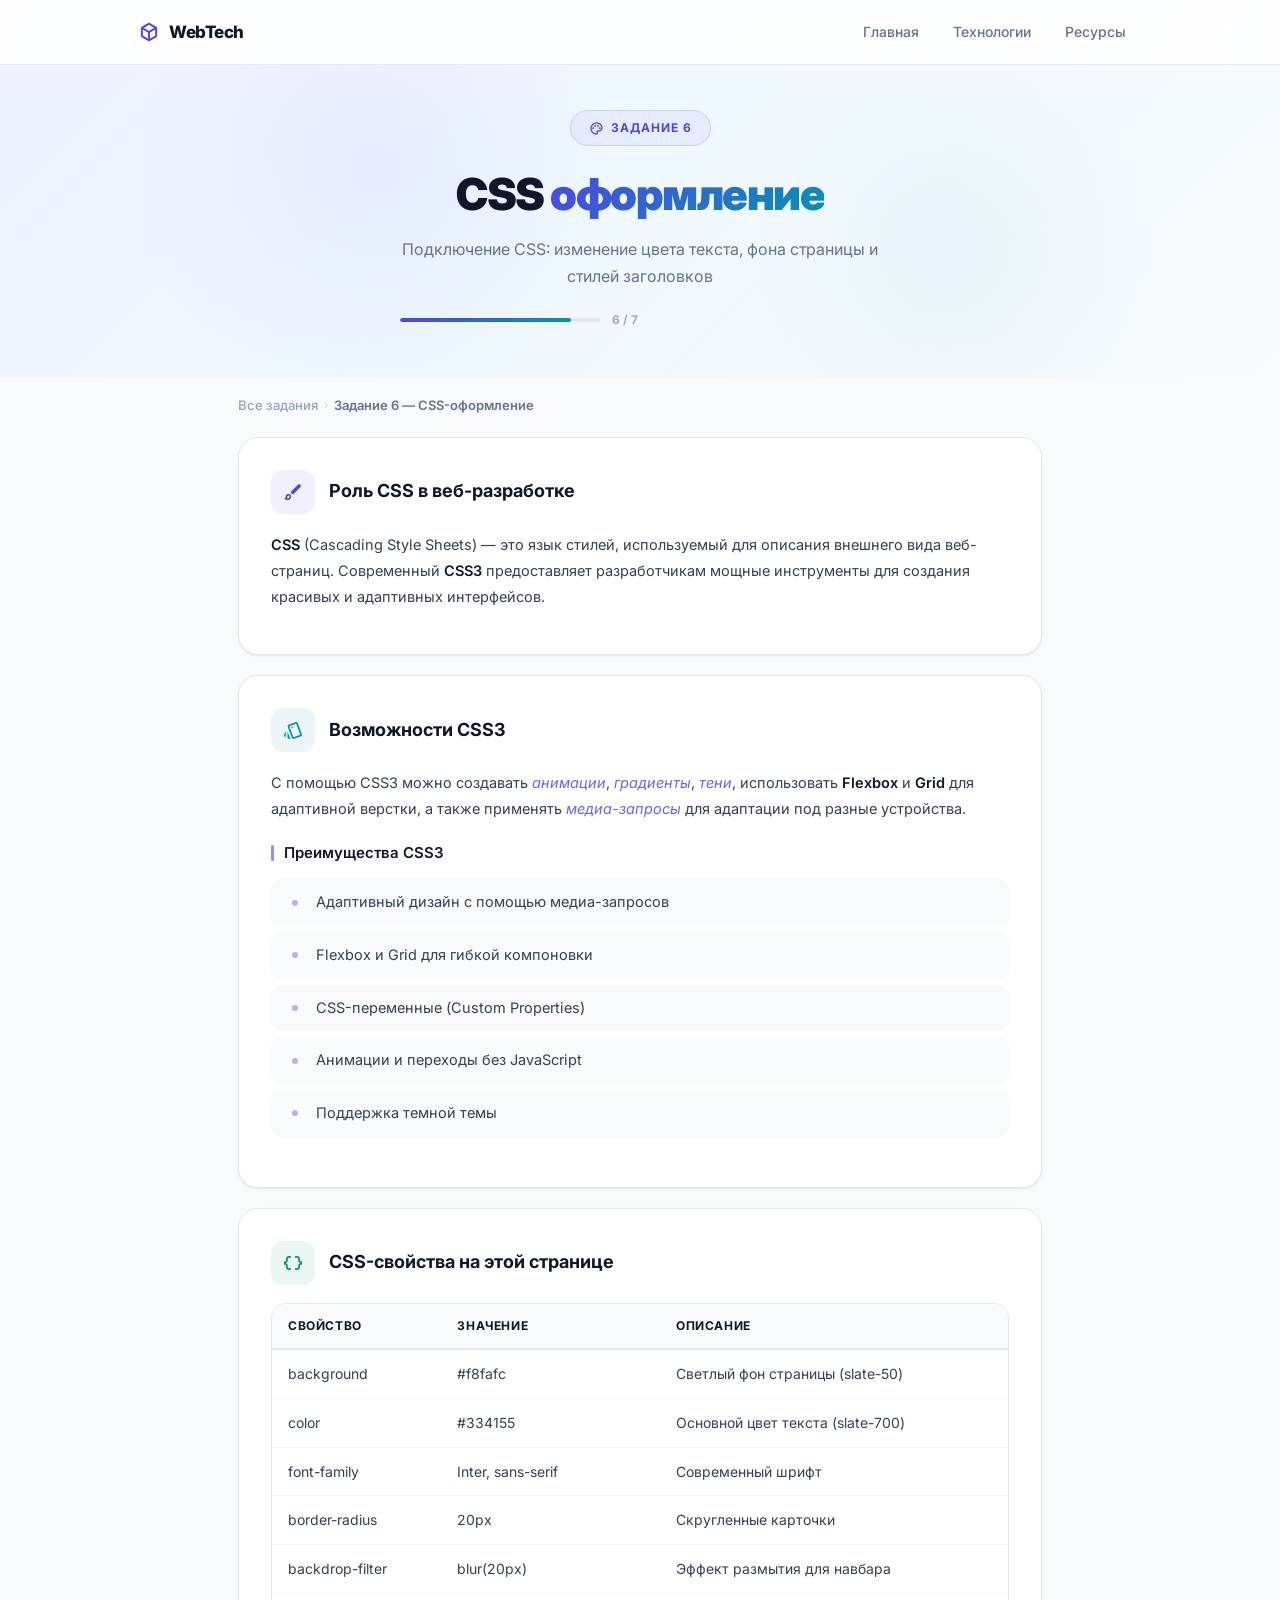
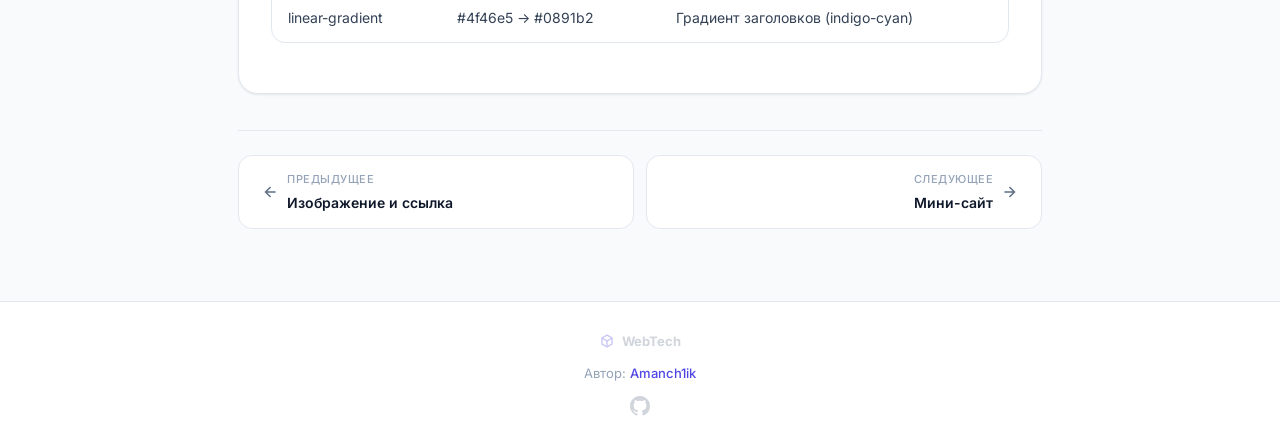
<file: task6/index.html>
<!DOCTYPE html>
<html lang="ru">
<head>
    <meta charset="UTF-8">
    <meta name="viewport" content="width=device-width, initial-scale=1.0">
    <meta name="description" content="Задание 6: Подключение CSS для оформления веб-страницы — цвет текста, фон страницы, стиль заголовков.">
    <title>Задание 6 — CSS-оформление</title>
    <link rel="icon" href="../shared/favicon.svg" type="image/svg+xml">
    <link rel="stylesheet" href="../shared/style.css">
    <link rel="stylesheet" href="https://fonts.googleapis.com/css2?family=Material+Symbols+Outlined:opsz,wght,FILL,GRAD@20..48,100..700,0..1,-50..200&display=swap">
</head>
<body>
    <nav class="navbar">
        <div class="navbar-inner">
            <a href="../task7/index.html" class="navbar-logo">
                <span class="material-symbols-outlined icon">deployed_code</span>
                <span>WebTech</span>
            </a>
            <div class="navbar-links">
                <a href="../task7/index.html">Главная</a>
                <a href="../task7/technologies.html">Технологии</a>
                <a href="../task7/resources.html">Ресурсы</a>
            </div>
            <button class="navbar-burger" aria-label="Меню"><span></span><span></span><span></span></button>
        </div>
    </nav>

    <section class="hero">
        <div class="hero-bg"><div class="glow-1"></div><div class="glow-2"></div></div>
        <div class="hero-content">
            <div class="task-badge">
                <span class="material-symbols-outlined">palette</span>
                Задание 6
            </div>
            <h1>CSS <span class="gradient-text">оформление</span></h1>
            <p class="subtitle">Подключение CSS: изменение цвета текста, фона страницы и стилей заголовков</p>
            <div class="progress-bar">
                <div class="progress-track"><div class="progress-fill" style="width: 85.68%"></div></div>
                <span class="progress-label">6 / 7</span>
            </div>
        </div>
    </section>

    <main class="main-content">
        <nav class="breadcrumbs">
            <a href="../index.html">Все задания</a>
            <span class="sep">›</span>
            <span class="current">Задание 6 — CSS-оформление</span>
        </nav>

        <div class="card">
            <div class="card-header">
                <div class="card-icon indigo"><span class="material-symbols-outlined">brush</span></div>
                <span class="card-title">Роль CSS в веб-разработке</span>
            </div>
            <p>
                <b>CSS</b> (Cascading Style Sheets) — это язык стилей, используемый для описания
                внешнего вида веб-страниц. Современный <b>CSS3</b> предоставляет разработчикам
                мощные инструменты для создания красивых и адаптивных интерфейсов.
            </p>
        </div>

        <div class="card">
            <div class="card-header">
                <div class="card-icon cyan"><span class="material-symbols-outlined">style</span></div>
                <span class="card-title">Возможности CSS3</span>
            </div>
            <p>
                С помощью CSS3 можно создавать <i>анимации</i>, <i>градиенты</i>, <i>тени</i>,
                использовать <b>Flexbox</b> и <b>Grid</b> для адаптивной верстки, а также
                применять <i>медиа-запросы</i> для адаптации под разные устройства.
            </p>
            <h3>Преимущества CSS3</h3>
            <ul>
                <li>Адаптивный дизайн с помощью медиа-запросов</li>
                <li>Flexbox и Grid для гибкой компоновки</li>
                <li>CSS-переменные (Custom Properties)</li>
                <li>Анимации и переходы без JavaScript</li>
                <li>Поддержка темной темы</li>
            </ul>
        </div>

        <div class="card">
            <div class="card-header">
                <div class="card-icon green"><span class="material-symbols-outlined">data_object</span></div>
                <span class="card-title">CSS-свойства на этой странице</span>
            </div>
            <table>
                <thead>
                    <tr>
                        <th>Свойство</th>
                        <th>Значение</th>
                        <th>Описание</th>
                    </tr>
                </thead>
                <tbody>
                    <tr>
                        <td>background</td>
                        <td>#f8fafc</td>
                        <td>Светлый фон страницы (slate-50)</td>
                    </tr>
                    <tr>
                        <td>color</td>
                        <td>#334155</td>
                        <td>Основной цвет текста (slate-700)</td>
                    </tr>
                    <tr>
                        <td>font-family</td>
                        <td>Inter, sans-serif</td>
                        <td>Современный шрифт</td>
                    </tr>
                    <tr>
                        <td>border-radius</td>
                        <td>20px</td>
                        <td>Скругленные карточки</td>
                    </tr>
                    <tr>
                        <td>backdrop-filter</td>
                        <td>blur(20px)</td>
                        <td>Эффект размытия для навбара</td>
                    </tr>
                    <tr>
                        <td>linear-gradient</td>
                        <td>#4f46e5 → #0891b2</td>
                        <td>Градиент заголовков (indigo-cyan)</td>
                    </tr>
                </tbody>
            </table>
        </div>

        <div class="task-nav">
            <a href="../task5/index.html">
                <span class="material-symbols-outlined">arrow_back</span>
                <div class="nav-info"><span class="nav-label">Предыдущее</span><span class="nav-title">Изображение и ссылка</span></div>
            </a>
            <a href="../task7/index.html" class="next">
                <div class="nav-info"><span class="nav-label">Следующее</span><span class="nav-title">Мини-сайт</span></div>
                <span class="material-symbols-outlined">arrow_forward</span>
            </a>
        </div>
    </main>

    <footer class="footer">
        <div class="footer-inner">
            <div class="logo"><span class="material-symbols-outlined">deployed_code</span><span>WebTech</span></div>
            <p>Автор: <a href="https://github.com/Amanch1ik" target="_blank">Amanch1ik</a></p>
            <div class="footer-links">
                <a href="https://github.com/Amanch1ik" target="_blank"><svg width="20" height="20" viewBox="0 0 24 24" fill="currentColor"><path d="M12 0C5.37 0 0 5.37 0 12c0 5.31 3.435 9.795 8.205 11.385.6.105.825-.255.825-.57 0-.285-.015-1.23-.015-2.235-3.015.555-3.795-.735-4.035-1.41-.135-.345-.72-1.41-1.23-1.695-.42-.225-1.02-.78-.015-.795.945-.015 1.62.87 1.845 1.23 1.08 1.815 2.805 1.305 3.495.99.105-.78.42-1.305.765-1.605-2.67-.3-5.46-1.335-5.46-5.925 0-1.305.465-2.385 1.23-3.225-.12-.3-.54-1.53.12-3.18 0 0 1.005-.315 3.3 1.23.96-.27 1.98-.405 3-.405s2.04.135 3 .405c2.295-1.56 3.3-1.23 3.3-1.23.66 1.65.24 2.88.12 3.18.765.84 1.23 1.905 1.23 3.225 0 4.605-2.805 5.625-5.475 5.925.435.375.81 1.095.81 2.22 0 1.605-.015 2.895-.015 3.3 0 .315.225.69.825.57A12.02 12.02 0 0024 12c0-6.63-5.37-12-12-12z"/></svg></a>
            </div>
        </div>
    </footer>
    <button class="scroll-top" id="scrollTop"><span class="material-symbols-outlined">keyboard_arrow_up</span></button>
    <script src="../shared/script.js"></script>
</body>
</html>
</file>
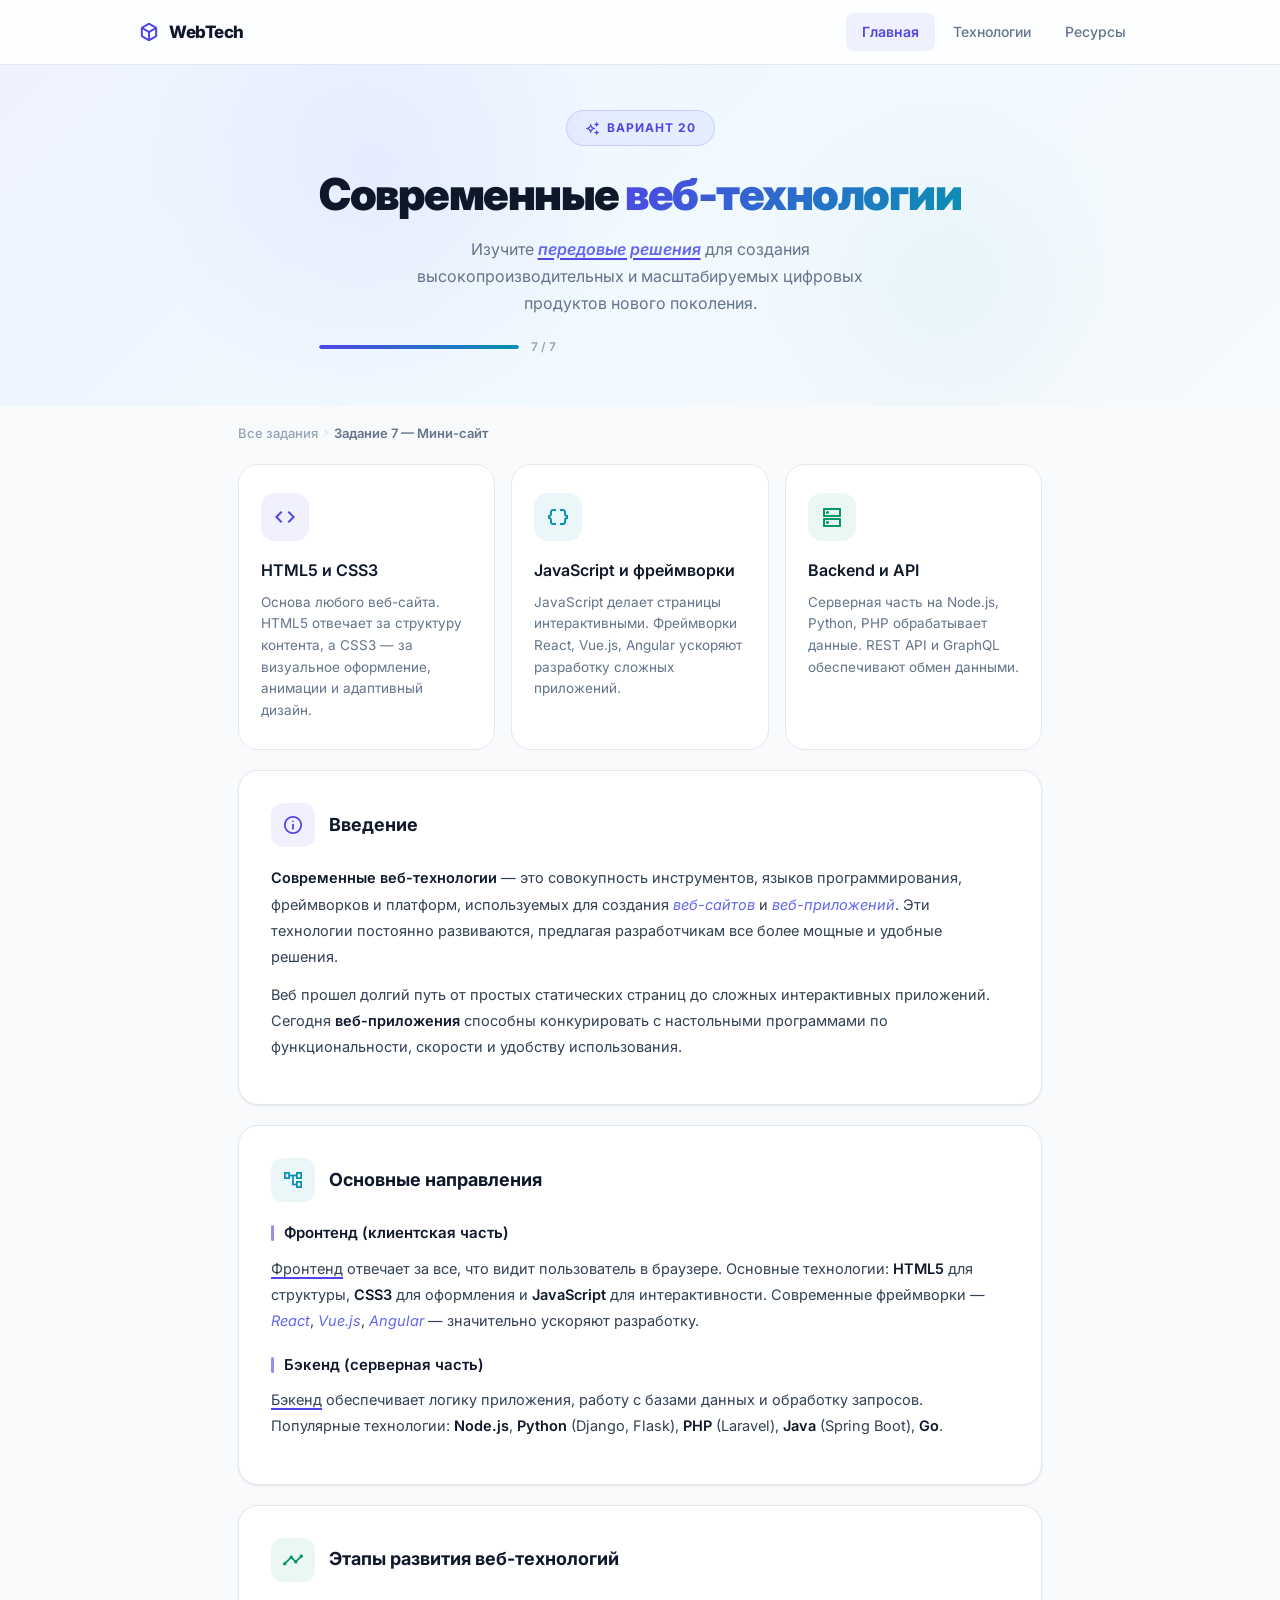
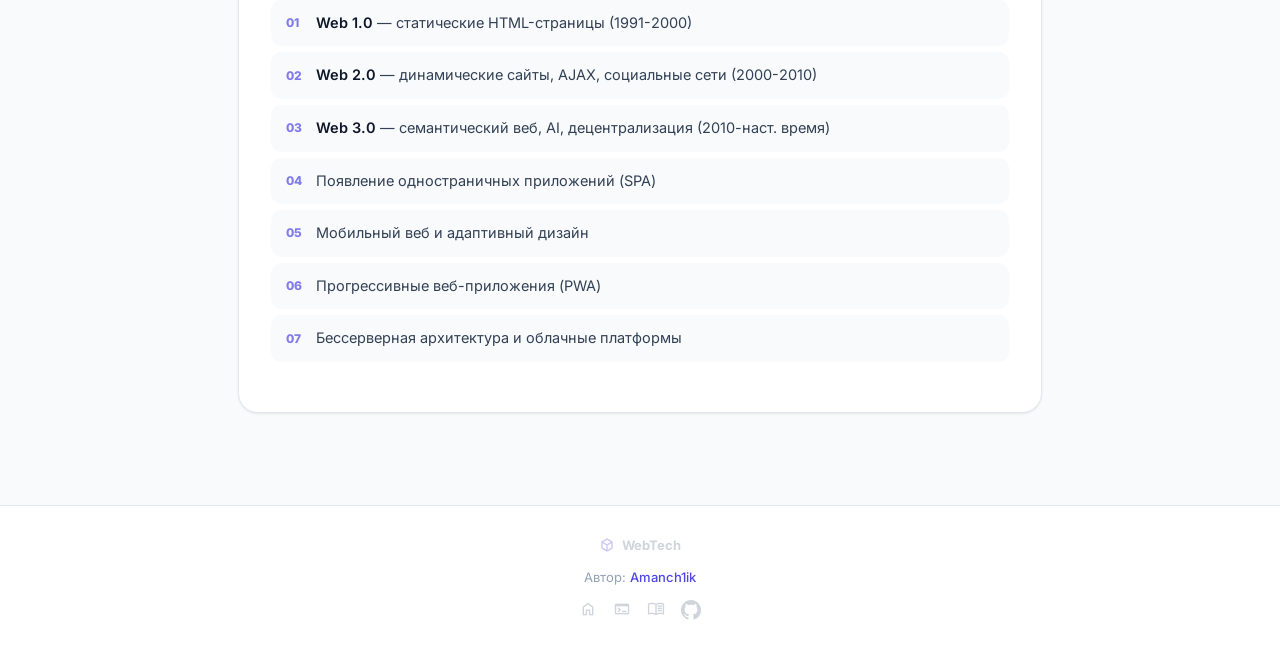
<file: task7/index.html>
<!DOCTYPE html>
<html lang="ru">
<head>
    <meta charset="UTF-8">
    <meta name="viewport" content="width=device-width, initial-scale=1.0">
    <meta name="description" content="Главная страница мини-сайта: Современные веб-технологии. Обзор фронтенд и бэкенд технологий.">
    <title>Главная — Современные веб-технологии</title>
    <link rel="icon" href="../shared/favicon.svg" type="image/svg+xml">
    <link rel="stylesheet" href="../shared/style.css">
    <link rel="stylesheet" href="https://fonts.googleapis.com/css2?family=Material+Symbols+Outlined:opsz,wght,FILL,GRAD@20..48,100..700,0..1,-50..200&display=swap">
</head>
<body>
    <nav class="navbar">
        <div class="navbar-inner">
            <a href="index.html" class="navbar-logo">
                <span class="material-symbols-outlined icon">deployed_code</span>
                <span>WebTech</span>
            </a>
            <div class="navbar-links">
                <a href="index.html" class="active">Главная</a>
                <a href="technologies.html">Технологии</a>
                <a href="resources.html">Ресурсы</a>
            </div>
            <button class="navbar-burger" aria-label="Меню"><span></span><span></span><span></span></button>
        </div>
    </nav>

    <section class="hero">
        <div class="hero-bg"><div class="glow-1"></div><div class="glow-2"></div></div>
        <div class="hero-content">
            <div class="task-badge">
                <span class="material-symbols-outlined">auto_awesome</span>
                Вариант 20
            </div>
            <h1>Современные <span class="gradient-text">веб-технологии</span></h1>
            <p class="subtitle">
                Изучите <b><i><u>передовые решения</u></i></b> для создания высокопроизводительных
                и масштабируемых цифровых продуктов нового поколения.
            </p>
            <div class="progress-bar">
                <div class="progress-track"><div class="progress-fill" style="width: 100%"></div></div>
                <span class="progress-label">7 / 7</span>
            </div>
        </div>
    </section>

    <main class="main-content">
        <nav class="breadcrumbs">
            <a href="../index.html">Все задания</a>
            <span class="sep">›</span>
            <span class="current">Задание 7 — Мини-сайт</span>
        </nav>

        <div class="features-grid">
            <div class="feature-card">
                <div class="feature-icon indigo"><span class="material-symbols-outlined">code</span></div>
                <h3>HTML5 и CSS3</h3>
                <p>Основа любого веб-сайта. HTML5 отвечает за структуру контента, а CSS3 — за визуальное оформление, анимации и адаптивный дизайн.</p>
            </div>
            <div class="feature-card">
                <div class="feature-icon cyan"><span class="material-symbols-outlined">data_object</span></div>
                <h3>JavaScript и фреймворки</h3>
                <p>JavaScript делает страницы интерактивными. Фреймворки React, Vue.js, Angular ускоряют разработку сложных приложений.</p>
            </div>
            <div class="feature-card">
                <div class="feature-icon green"><span class="material-symbols-outlined">dns</span></div>
                <h3>Backend и API</h3>
                <p>Серверная часть на Node.js, Python, PHP обрабатывает данные. REST API и GraphQL обеспечивают обмен данными.</p>
            </div>
        </div>

        <div class="card">
            <div class="card-header">
                <div class="card-icon indigo"><span class="material-symbols-outlined">info</span></div>
                <span class="card-title">Введение</span>
            </div>
            <p>
                <b>Современные веб-технологии</b> — это совокупность инструментов, языков
                программирования, фреймворков и платформ, используемых для создания
                <i>веб-сайтов</i> и <i>веб-приложений</i>. Эти технологии постоянно развиваются,
                предлагая разработчикам все более мощные и удобные решения.
            </p>
            <p>
                Веб прошел долгий путь от простых статических страниц до сложных интерактивных
                приложений. Сегодня <b>веб-приложения</b> способны конкурировать с настольными
                программами по функциональности, скорости и удобству использования.
            </p>
        </div>

        <div class="card">
            <div class="card-header">
                <div class="card-icon cyan"><span class="material-symbols-outlined">account_tree</span></div>
                <span class="card-title">Основные направления</span>
            </div>
            <h3>Фронтенд (клиентская часть)</h3>
            <p>
                <u>Фронтенд</u> отвечает за все, что видит пользователь в браузере. Основные
                технологии: <b>HTML5</b> для структуры, <b>CSS3</b> для оформления и
                <b>JavaScript</b> для интерактивности. Современные фреймворки —
                <i>React</i>, <i>Vue.js</i>, <i>Angular</i> — значительно ускоряют разработку.
            </p>
            <h3>Бэкенд (серверная часть)</h3>
            <p>
                <u>Бэкенд</u> обеспечивает логику приложения, работу с базами данных и
                обработку запросов. Популярные технологии: <b>Node.js</b>, <b>Python</b>
                (Django, Flask), <b>PHP</b> (Laravel), <b>Java</b> (Spring Boot), <b>Go</b>.
            </p>
        </div>

        <div class="card">
            <div class="card-header">
                <div class="card-icon green"><span class="material-symbols-outlined">timeline</span></div>
                <span class="card-title">Этапы развития веб-технологий</span>
            </div>
            <ol>
                <li><b>Web 1.0</b> — статические HTML-страницы (1991-2000)</li>
                <li><b>Web 2.0</b> — динамические сайты, AJAX, социальные сети (2000-2010)</li>
                <li><b>Web 3.0</b> — семантический веб, AI, децентрализация (2010-наст. время)</li>
                <li>Появление одностраничных приложений (SPA)</li>
                <li>Мобильный веб и адаптивный дизайн</li>
                <li>Прогрессивные веб-приложения (PWA)</li>
                <li>Бессерверная архитектура и облачные платформы</li>
            </ol>
        </div>
    </main>

    <footer class="footer">
        <div class="footer-inner">
            <div class="logo"><span class="material-symbols-outlined">deployed_code</span><span>WebTech</span></div>
            <p>Автор: <a href="https://github.com/Amanch1ik" target="_blank">Amanch1ik</a></p>
            <div class="footer-links">
                <a href="index.html"><span class="material-symbols-outlined">home</span></a>
                <a href="technologies.html"><span class="material-symbols-outlined">terminal</span></a>
                <a href="resources.html"><span class="material-symbols-outlined">menu_book</span></a>
                <a href="https://github.com/Amanch1ik" target="_blank"><svg width="20" height="20" viewBox="0 0 24 24" fill="currentColor"><path d="M12 0C5.37 0 0 5.37 0 12c0 5.31 3.435 9.795 8.205 11.385.6.105.825-.255.825-.57 0-.285-.015-1.23-.015-2.235-3.015.555-3.795-.735-4.035-1.41-.135-.345-.72-1.41-1.23-1.695-.42-.225-1.02-.78-.015-.795.945-.015 1.62.87 1.845 1.23 1.08 1.815 2.805 1.305 3.495.99.105-.78.42-1.305.765-1.605-2.67-.3-5.46-1.335-5.46-5.925 0-1.305.465-2.385 1.23-3.225-.12-.3-.54-1.53.12-3.18 0 0 1.005-.315 3.3 1.23.96-.27 1.98-.405 3-.405s2.04.135 3 .405c2.295-1.56 3.3-1.23 3.3-1.23.66 1.65.24 2.88.12 3.18.765.84 1.23 1.905 1.23 3.225 0 4.605-2.805 5.625-5.475 5.925.435.375.81 1.095.81 2.22 0 1.605-.015 2.895-.015 3.3 0 .315.225.69.825.57A12.02 12.02 0 0024 12c0-6.63-5.37-12-12-12z"/></svg></a>
            </div>
        </div>
    </footer>
    <button class="scroll-top" id="scrollTop"><span class="material-symbols-outlined">keyboard_arrow_up</span></button>
    <script src="../shared/script.js"></script>
</body>
</html>
</file>
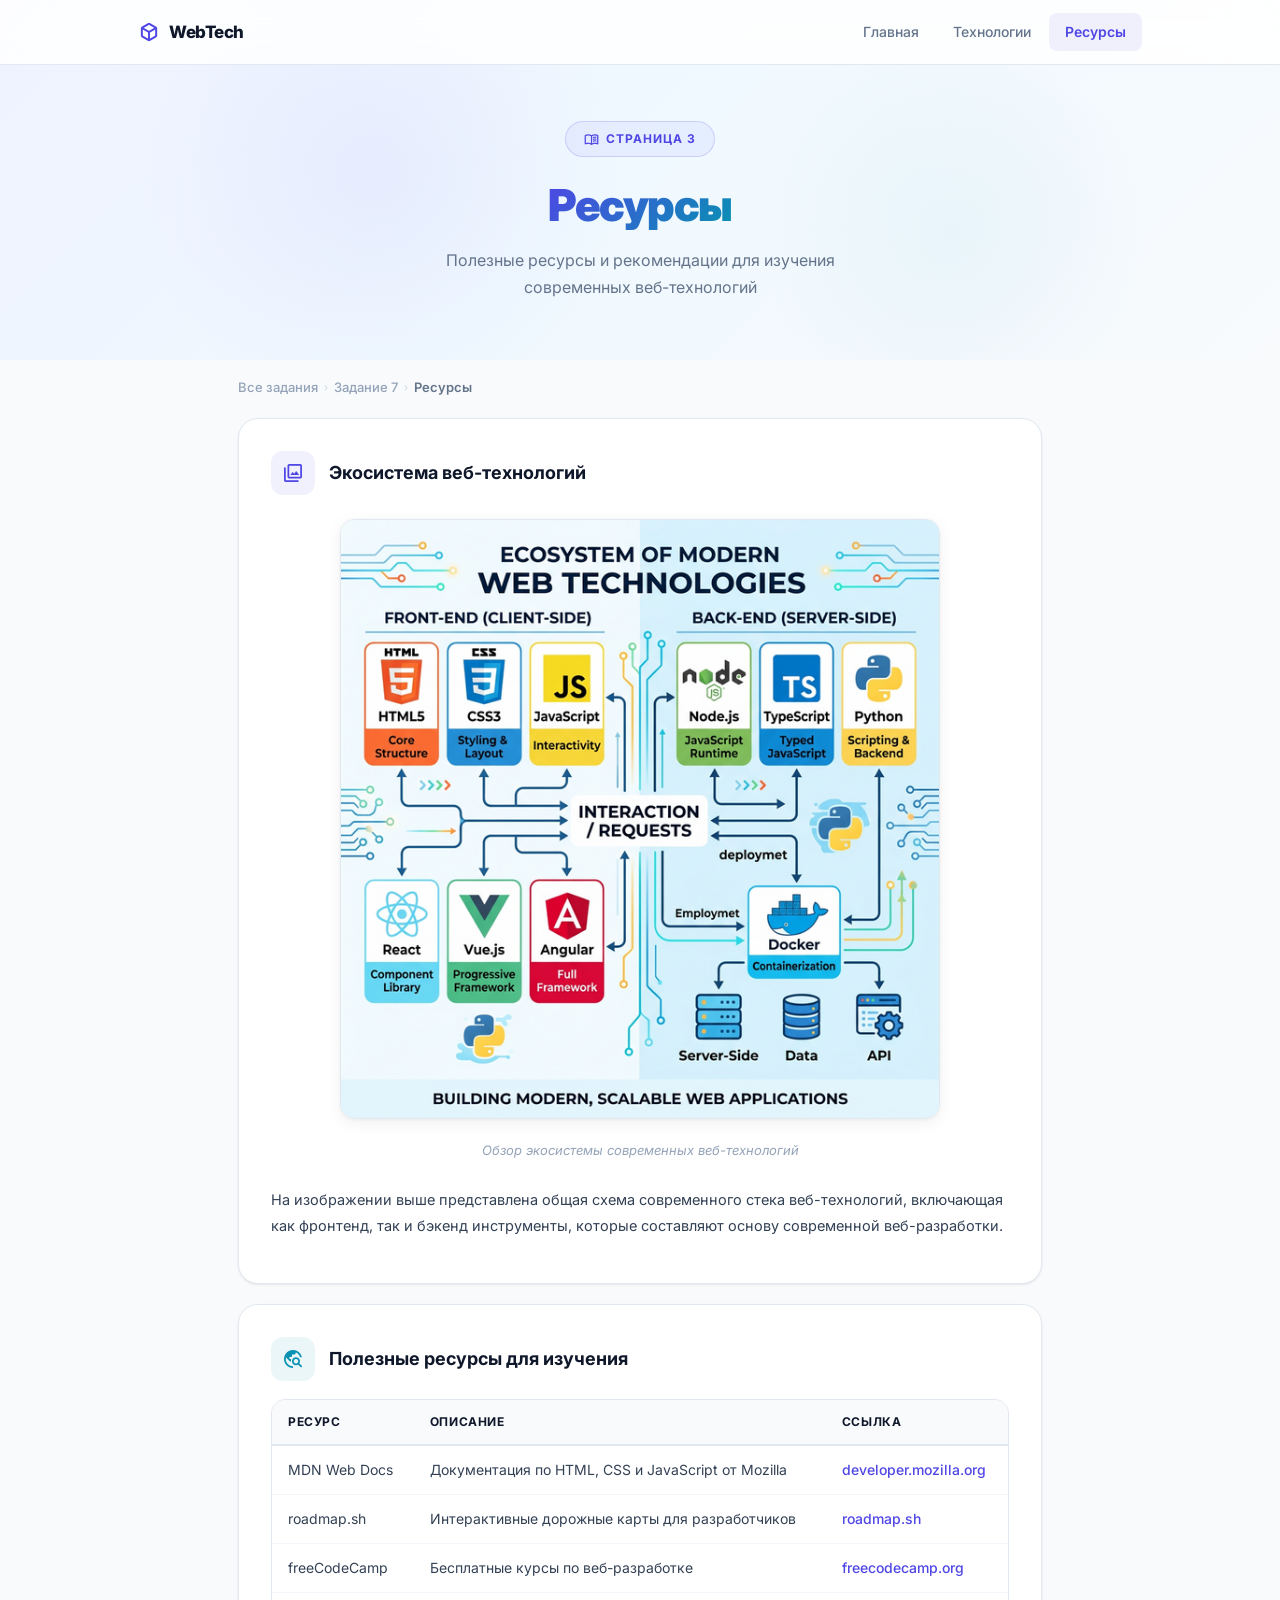
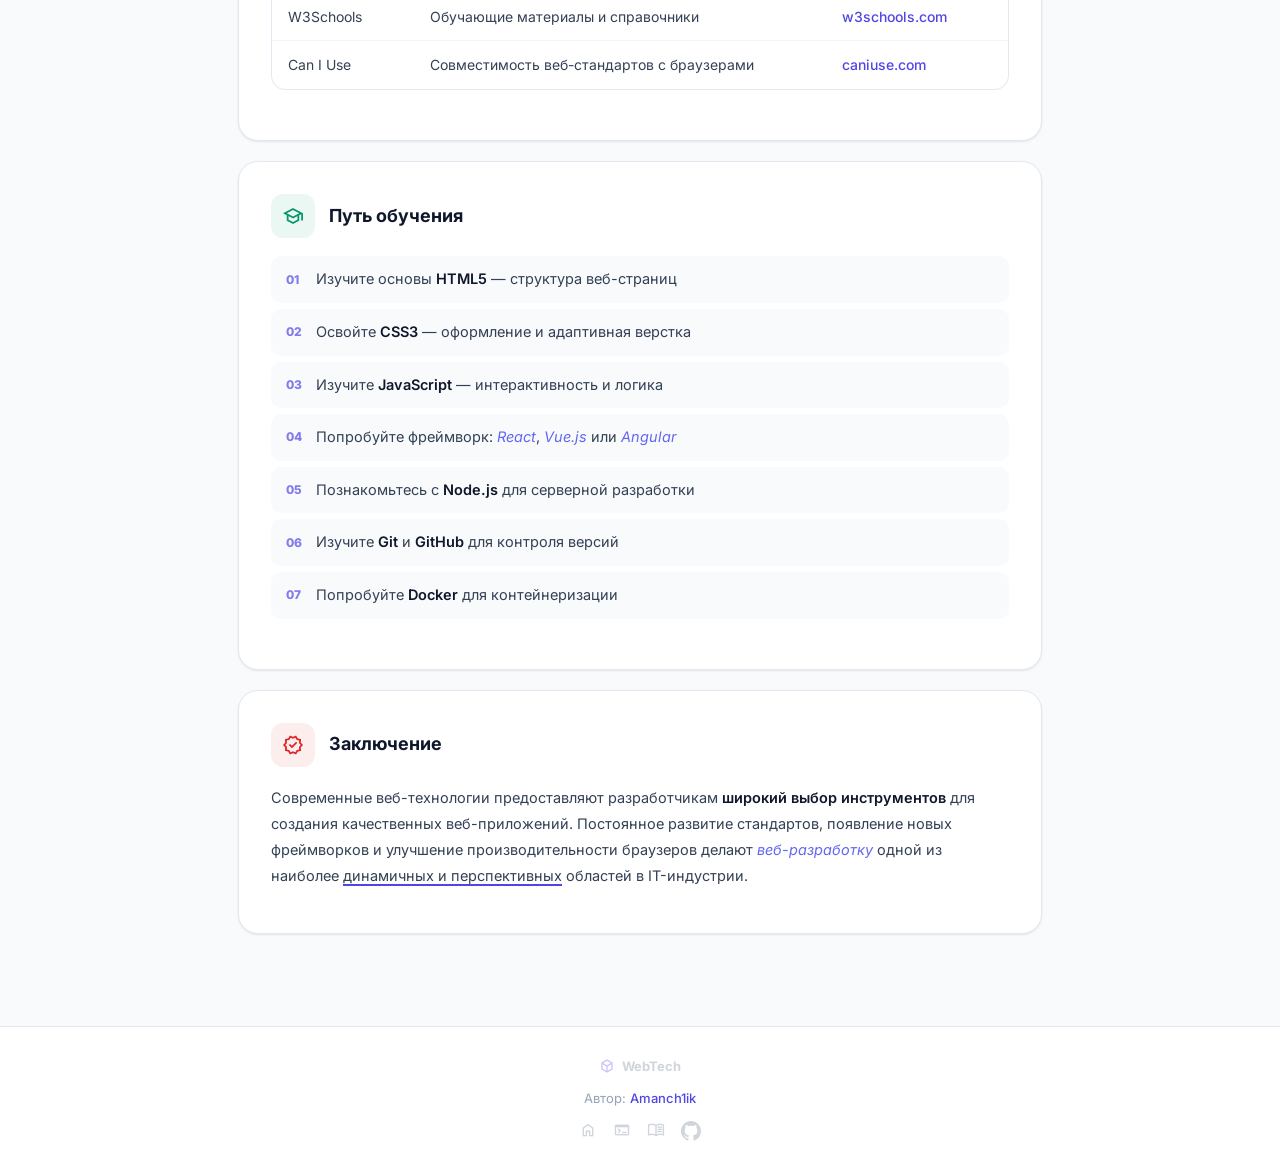
<file: task7/resources.html>
<!DOCTYPE html>
<html lang="ru">
<head>
    <meta charset="UTF-8">
    <meta name="viewport" content="width=device-width, initial-scale=1.0">
    <meta name="description" content="Полезные ресурсы и рекомендации для изучения современных веб-технологий: курсы, документация, дорожные карты.">
    <title>Ресурсы — Современные веб-технологии</title>
    <link rel="icon" href="../shared/favicon.svg" type="image/svg+xml">
    <link rel="stylesheet" href="../shared/style.css">
    <link rel="stylesheet" href="https://fonts.googleapis.com/css2?family=Material+Symbols+Outlined:opsz,wght,FILL,GRAD@20..48,100..700,0..1,-50..200&display=swap">
</head>
<body>
    <nav class="navbar">
        <div class="navbar-inner">
            <a href="index.html" class="navbar-logo">
                <span class="material-symbols-outlined icon">deployed_code</span>
                <span>WebTech</span>
            </a>
            <div class="navbar-links">
                <a href="index.html">Главная</a>
                <a href="technologies.html">Технологии</a>
                <a href="resources.html" class="active">Ресурсы</a>
            </div>
            <button class="navbar-burger" aria-label="Меню"><span></span><span></span><span></span></button>
        </div>
    </nav>

    <section class="hero">
        <div class="hero-bg"><div class="glow-1"></div><div class="glow-2"></div></div>
        <div class="hero-content">
            <div class="task-badge">
                <span class="material-symbols-outlined">menu_book</span>
                Страница 3
            </div>
            <h1><span class="gradient-text">Ресурсы</span></h1>
            <p class="subtitle">Полезные ресурсы и рекомендации для изучения современных веб-технологий</p>
        </div>
    </section>

    <main class="main-content">
        <nav class="breadcrumbs">
            <a href="../index.html">Все задания</a>
            <span class="sep">›</span>
            <a href="index.html">Задание 7</a>
            <span class="sep">›</span>
            <span class="current">Ресурсы</span>
        </nav>

        <div class="card">
            <div class="card-header">
                <div class="card-icon indigo"><span class="material-symbols-outlined">photo_library</span></div>
                <span class="card-title">Экосистема веб-технологий</span>
            </div>
            <div class="image-block">
                <img src="web-technologies.png" alt="Схема современных веб-технологий" width="600">
                <p class="image-caption">Обзор экосистемы современных веб-технологий</p>
            </div>
            <p>
                На изображении выше представлена общая схема современного стека веб-технологий,
                включающая как фронтенд, так и бэкенд инструменты, которые составляют основу
                современной веб-разработки.
            </p>
        </div>

        <div class="card">
            <div class="card-header">
                <div class="card-icon cyan"><span class="material-symbols-outlined">travel_explore</span></div>
                <span class="card-title">Полезные ресурсы для изучения</span>
            </div>
            <table>
                <thead>
                    <tr>
                        <th>Ресурс</th>
                        <th>Описание</th>
                        <th>Ссылка</th>
                    </tr>
                </thead>
                <tbody>
                    <tr>
                        <td>MDN Web Docs</td>
                        <td>Документация по HTML, CSS и JavaScript от Mozilla</td>
                        <td><a href="https://developer.mozilla.org/ru/" target="_blank">developer.mozilla.org</a></td>
                    </tr>
                    <tr>
                        <td>roadmap.sh</td>
                        <td>Интерактивные дорожные карты для разработчиков</td>
                        <td><a href="https://roadmap.sh" target="_blank">roadmap.sh</a></td>
                    </tr>
                    <tr>
                        <td>freeCodeCamp</td>
                        <td>Бесплатные курсы по веб-разработке</td>
                        <td><a href="https://www.freecodecamp.org/" target="_blank">freecodecamp.org</a></td>
                    </tr>
                    <tr>
                        <td>W3Schools</td>
                        <td>Обучающие материалы и справочники</td>
                        <td><a href="https://www.w3schools.com/" target="_blank">w3schools.com</a></td>
                    </tr>
                    <tr>
                        <td>Can I Use</td>
                        <td>Совместимость веб-стандартов с браузерами</td>
                        <td><a href="https://caniuse.com/" target="_blank">caniuse.com</a></td>
                    </tr>
                </tbody>
            </table>
        </div>

        <div class="card">
            <div class="card-header">
                <div class="card-icon green"><span class="material-symbols-outlined">school</span></div>
                <span class="card-title">Путь обучения</span>
            </div>
            <ol>
                <li>Изучите основы <b>HTML5</b> — структура веб-страниц</li>
                <li>Освойте <b>CSS3</b> — оформление и адаптивная верстка</li>
                <li>Изучите <b>JavaScript</b> — интерактивность и логика</li>
                <li>Попробуйте фреймворк: <i>React</i>, <i>Vue.js</i> или <i>Angular</i></li>
                <li>Познакомьтесь с <b>Node.js</b> для серверной разработки</li>
                <li>Изучите <b>Git</b> и <b>GitHub</b> для контроля версий</li>
                <li>Попробуйте <b>Docker</b> для контейнеризации</li>
            </ol>
        </div>

        <div class="card">
            <div class="card-header">
                <div class="card-icon rose"><span class="material-symbols-outlined">verified</span></div>
                <span class="card-title">Заключение</span>
            </div>
            <p>
                Современные веб-технологии предоставляют разработчикам <b>широкий выбор
                инструментов</b> для создания качественных веб-приложений. Постоянное развитие
                стандартов, появление новых фреймворков и улучшение производительности браузеров
                делают <i>веб-разработку</i> одной из наиболее <u>динамичных и перспективных</u>
                областей в IT-индустрии.
            </p>
        </div>
    </main>

    <footer class="footer">
        <div class="footer-inner">
            <div class="logo"><span class="material-symbols-outlined">deployed_code</span><span>WebTech</span></div>
            <p>Автор: <a href="https://github.com/Amanch1ik" target="_blank">Amanch1ik</a></p>
            <div class="footer-links">
                <a href="index.html"><span class="material-symbols-outlined">home</span></a>
                <a href="technologies.html"><span class="material-symbols-outlined">terminal</span></a>
                <a href="resources.html"><span class="material-symbols-outlined">menu_book</span></a>
                <a href="https://github.com/Amanch1ik" target="_blank"><svg width="20" height="20" viewBox="0 0 24 24" fill="currentColor"><path d="M12 0C5.37 0 0 5.37 0 12c0 5.31 3.435 9.795 8.205 11.385.6.105.825-.255.825-.57 0-.285-.015-1.23-.015-2.235-3.015.555-3.795-.735-4.035-1.41-.135-.345-.72-1.41-1.23-1.695-.42-.225-1.02-.78-.015-.795.945-.015 1.62.87 1.845 1.23 1.08 1.815 2.805 1.305 3.495.99.105-.78.42-1.305.765-1.605-2.67-.3-5.46-1.335-5.46-5.925 0-1.305.465-2.385 1.23-3.225-.12-.3-.54-1.53.12-3.18 0 0 1.005-.315 3.3 1.23.96-.27 1.98-.405 3-.405s2.04.135 3 .405c2.295-1.56 3.3-1.23 3.3-1.23.66 1.65.24 2.88.12 3.18.765.84 1.23 1.905 1.23 3.225 0 4.605-2.805 5.625-5.475 5.925.435.375.81 1.095.81 2.22 0 1.605-.015 2.895-.015 3.3 0 .315.225.69.825.57A12.02 12.02 0 0024 12c0-6.63-5.37-12-12-12z"/></svg></a>
            </div>
        </div>
    </footer>
    <button class="scroll-top" id="scrollTop"><span class="material-symbols-outlined">keyboard_arrow_up</span></button>
    <script src="../shared/script.js"></script>
</body>
</html>
</file>
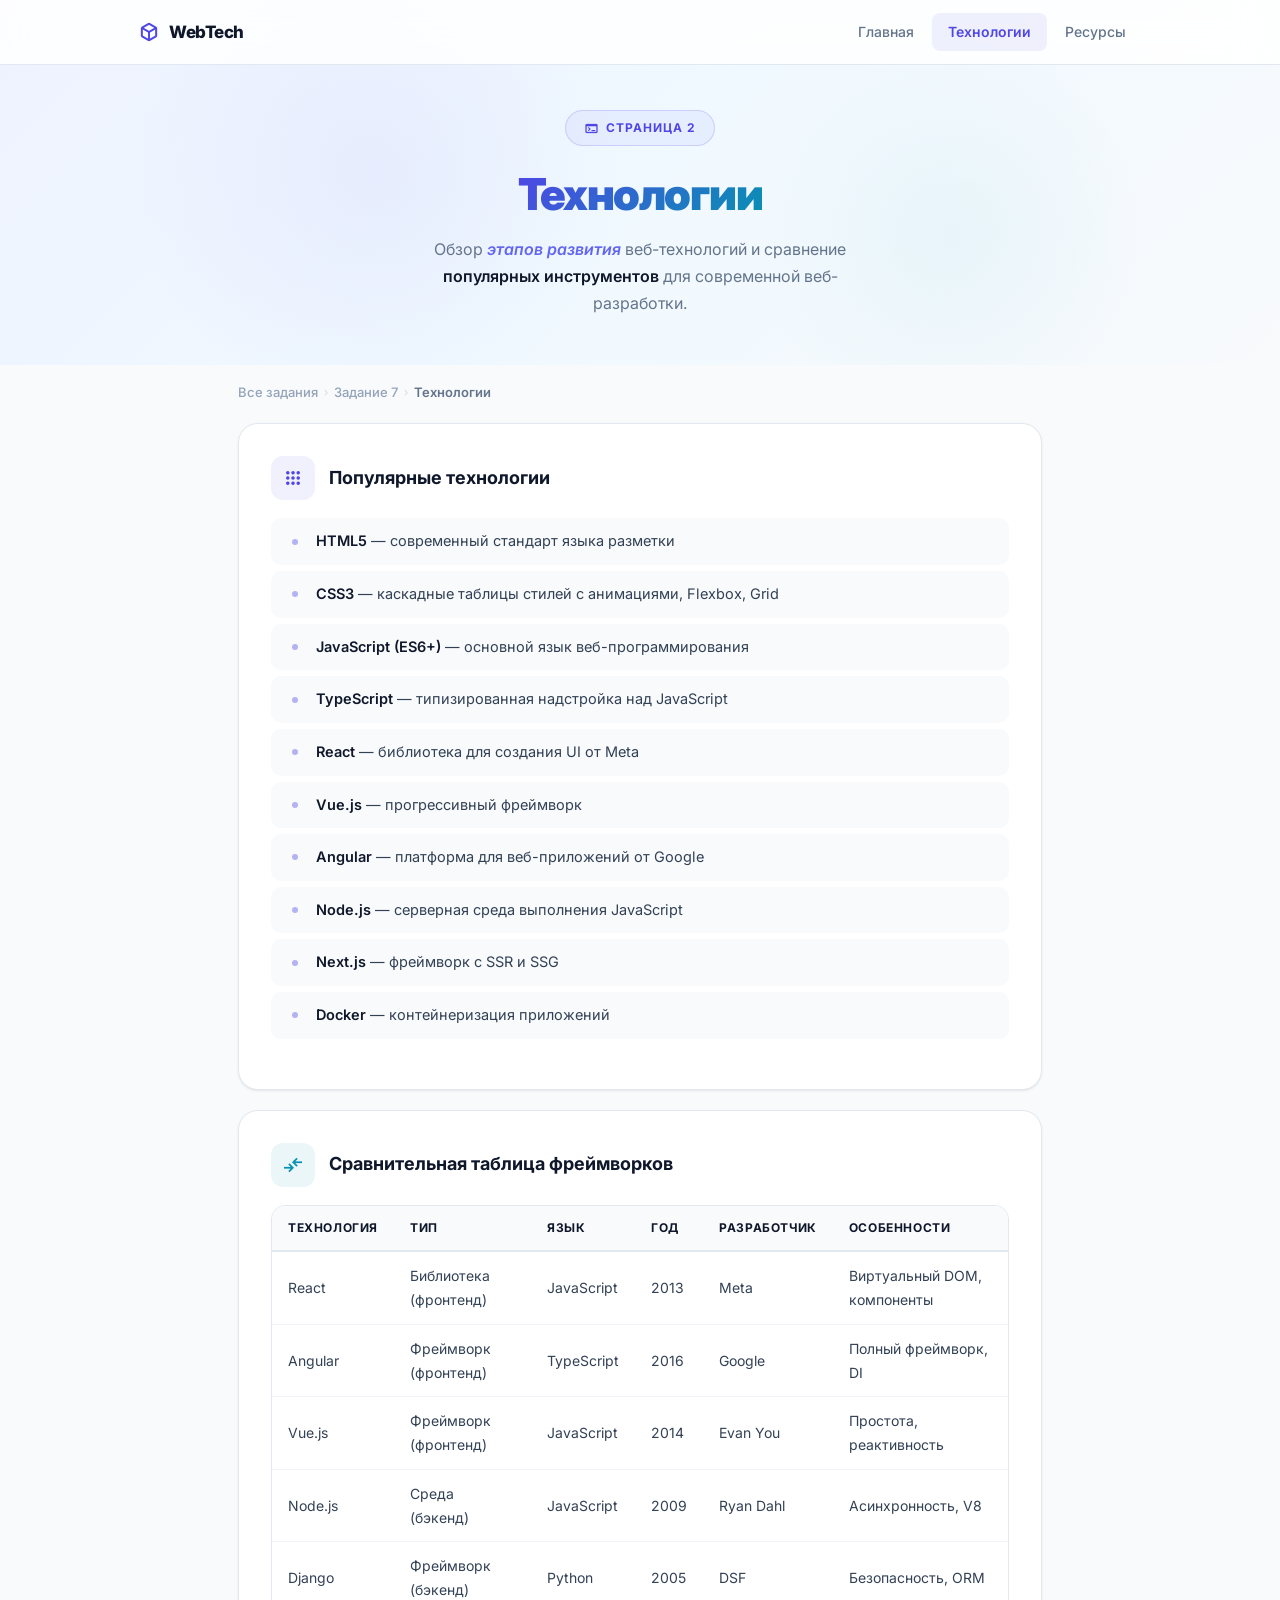
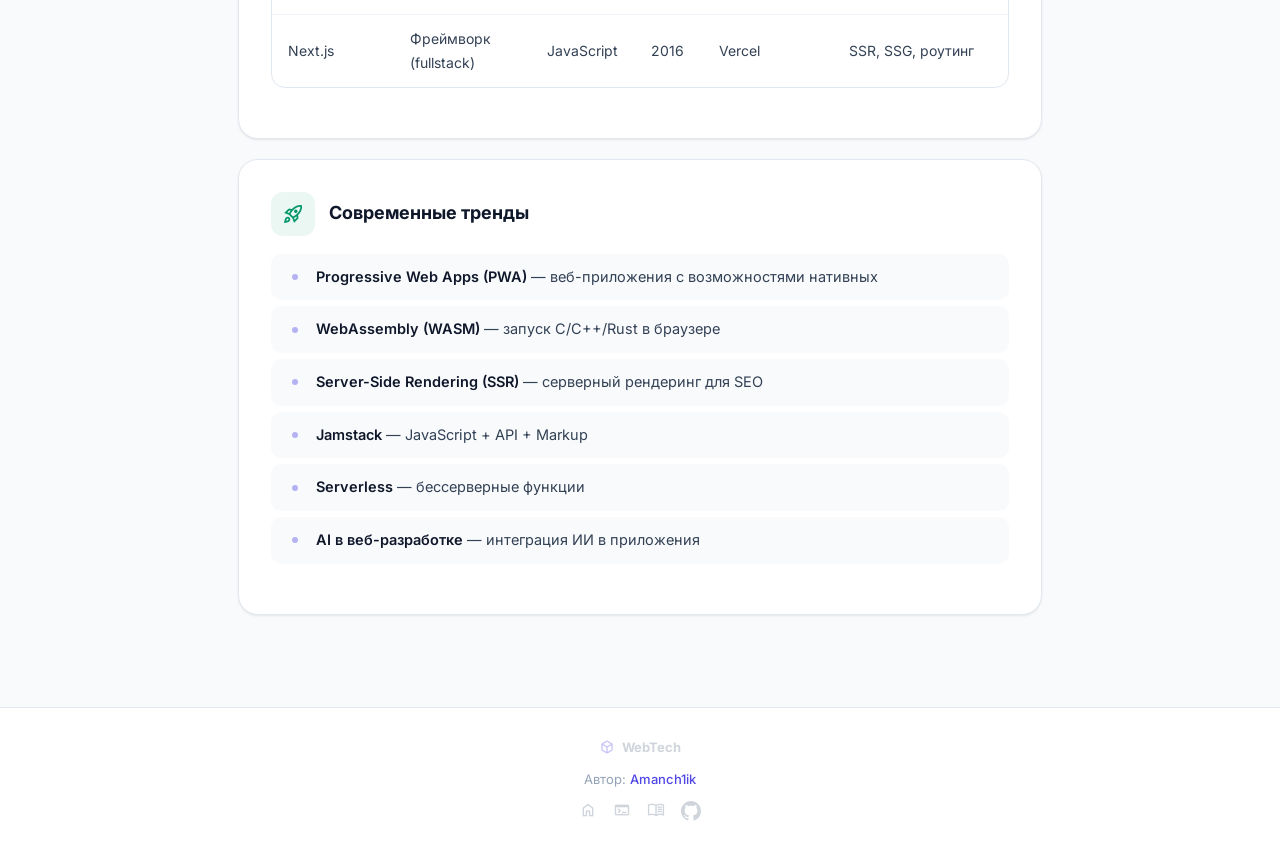
<file: task7/technologies.html>
<!DOCTYPE html>
<html lang="ru">
<head>
    <meta charset="UTF-8">
    <meta name="viewport" content="width=device-width, initial-scale=1.0">
    <meta name="description" content="Обзор этапов развития веб-технологий и сравнение популярных инструментов для современной веб-разработки.">
    <title>Технологии — Современные веб-технологии</title>
    <link rel="icon" href="../shared/favicon.svg" type="image/svg+xml">
    <link rel="stylesheet" href="../shared/style.css">
    <link rel="stylesheet" href="https://fonts.googleapis.com/css2?family=Material+Symbols+Outlined:opsz,wght,FILL,GRAD@20..48,100..700,0..1,-50..200&display=swap">
</head>
<body>
    <nav class="navbar">
        <div class="navbar-inner">
            <a href="index.html" class="navbar-logo">
                <span class="material-symbols-outlined icon">deployed_code</span>
                <span>WebTech</span>
            </a>
            <div class="navbar-links">
                <a href="index.html">Главная</a>
                <a href="technologies.html" class="active">Технологии</a>
                <a href="resources.html">Ресурсы</a>
            </div>
            <button class="navbar-burger" aria-label="Меню"><span></span><span></span><span></span></button>
        </div>
    </nav>

    <section class="hero">
        <div class="hero-bg"><div class="glow-1"></div><div class="glow-2"></div></div>
        <div class="hero-content">
            <div class="task-badge">
                <span class="material-symbols-outlined">terminal</span>
                Страница 2
            </div>
            <h1><span class="gradient-text">Технологии</span></h1>
            <p class="subtitle">
                Обзор <b><i>этапов развития</i></b> веб-технологий и сравнение
                <b>популярных инструментов</b> для современной веб-разработки.
            </p>
        </div>
    </section>

    <main class="main-content">
        <nav class="breadcrumbs">
            <a href="../index.html">Все задания</a>
            <span class="sep">›</span>
            <a href="index.html">Задание 7</a>
            <span class="sep">›</span>
            <span class="current">Технологии</span>
        </nav>

        <div class="card">
            <div class="card-header">
                <div class="card-icon indigo"><span class="material-symbols-outlined">apps</span></div>
                <span class="card-title">Популярные технологии</span>
            </div>
            <ul>
                <li><b>HTML5</b> — современный стандарт языка разметки</li>
                <li><b>CSS3</b> — каскадные таблицы стилей с анимациями, Flexbox, Grid</li>
                <li><b>JavaScript (ES6+)</b> — основной язык веб-программирования</li>
                <li><b>TypeScript</b> — типизированная надстройка над JavaScript</li>
                <li><b>React</b> — библиотека для создания UI от Meta</li>
                <li><b>Vue.js</b> — прогрессивный фреймворк</li>
                <li><b>Angular</b> — платформа для веб-приложений от Google</li>
                <li><b>Node.js</b> — серверная среда выполнения JavaScript</li>
                <li><b>Next.js</b> — фреймворк с SSR и SSG</li>
                <li><b>Docker</b> — контейнеризация приложений</li>
            </ul>
        </div>

        <div class="card">
            <div class="card-header">
                <div class="card-icon cyan"><span class="material-symbols-outlined">compare_arrows</span></div>
                <span class="card-title">Сравнительная таблица фреймворков</span>
            </div>
            <table>
                <thead>
                    <tr>
                        <th>Технология</th>
                        <th>Тип</th>
                        <th>Язык</th>
                        <th>Год</th>
                        <th>Разработчик</th>
                        <th>Особенности</th>
                    </tr>
                </thead>
                <tbody>
                    <tr><td>React</td><td>Библиотека (фронтенд)</td><td>JavaScript</td><td>2013</td><td>Meta</td><td>Виртуальный DOM, компоненты</td></tr>
                    <tr><td>Angular</td><td>Фреймворк (фронтенд)</td><td>TypeScript</td><td>2016</td><td>Google</td><td>Полный фреймворк, DI</td></tr>
                    <tr><td>Vue.js</td><td>Фреймворк (фронтенд)</td><td>JavaScript</td><td>2014</td><td>Evan You</td><td>Простота, реактивность</td></tr>
                    <tr><td>Node.js</td><td>Среда (бэкенд)</td><td>JavaScript</td><td>2009</td><td>Ryan Dahl</td><td>Асинхронность, V8</td></tr>
                    <tr><td>Django</td><td>Фреймворк (бэкенд)</td><td>Python</td><td>2005</td><td>DSF</td><td>Безопасность, ORM</td></tr>
                    <tr><td>Next.js</td><td>Фреймворк (fullstack)</td><td>JavaScript</td><td>2016</td><td>Vercel</td><td>SSR, SSG, роутинг</td></tr>
                </tbody>
            </table>
        </div>

        <div class="card">
            <div class="card-header">
                <div class="card-icon green"><span class="material-symbols-outlined">rocket_launch</span></div>
                <span class="card-title">Современные тренды</span>
            </div>
            <ul>
                <li><b>Progressive Web Apps (PWA)</b> — веб-приложения с возможностями нативных</li>
                <li><b>WebAssembly (WASM)</b> — запуск C/C++/Rust в браузере</li>
                <li><b>Server-Side Rendering (SSR)</b> — серверный рендеринг для SEO</li>
                <li><b>Jamstack</b> — JavaScript + API + Markup</li>
                <li><b>Serverless</b> — бессерверные функции</li>
                <li><b>AI в веб-разработке</b> — интеграция ИИ в приложения</li>
            </ul>
        </div>
    </main>

    <footer class="footer">
        <div class="footer-inner">
            <div class="logo"><span class="material-symbols-outlined">deployed_code</span><span>WebTech</span></div>
            <p>Автор: <a href="https://github.com/Amanch1ik" target="_blank">Amanch1ik</a></p>
            <div class="footer-links">
                <a href="index.html"><span class="material-symbols-outlined">home</span></a>
                <a href="technologies.html"><span class="material-symbols-outlined">terminal</span></a>
                <a href="resources.html"><span class="material-symbols-outlined">menu_book</span></a>
                <a href="https://github.com/Amanch1ik" target="_blank"><svg width="20" height="20" viewBox="0 0 24 24" fill="currentColor"><path d="M12 0C5.37 0 0 5.37 0 12c0 5.31 3.435 9.795 8.205 11.385.6.105.825-.255.825-.57 0-.285-.015-1.23-.015-2.235-3.015.555-3.795-.735-4.035-1.41-.135-.345-.72-1.41-1.23-1.695-.42-.225-1.02-.78-.015-.795.945-.015 1.62.87 1.845 1.23 1.08 1.815 2.805 1.305 3.495.99.105-.78.42-1.305.765-1.605-2.67-.3-5.46-1.335-5.46-5.925 0-1.305.465-2.385 1.23-3.225-.12-.3-.54-1.53.12-3.18 0 0 1.005-.315 3.3 1.23.96-.27 1.98-.405 3-.405s2.04.135 3 .405c2.295-1.56 3.3-1.23 3.3-1.23.66 1.65.24 2.88.12 3.18.765.84 1.23 1.905 1.23 3.225 0 4.605-2.805 5.625-5.475 5.925.435.375.81 1.095.81 2.22 0 1.605-.015 2.895-.015 3.3 0 .315.225.69.825.57A12.02 12.02 0 0024 12c0-6.63-5.37-12-12-12z"/></svg></a>
            </div>
        </div>
    </footer>
    <button class="scroll-top" id="scrollTop"><span class="material-symbols-outlined">keyboard_arrow_up</span></button>
    <script src="../shared/script.js"></script>
</body>
</html>
</file>
<file: shared/style.css>
/* Подключение шрифта */
@import url('https://fonts.googleapis.com/css2?family=Inter:wght@400;500;600;700;800;900&display=swap');

/* --- Переменные --- */
:root {
    --primary: #4f46e5;
    --primary-light: #6366f1;
    --primary-soft: rgba(79, 70, 229, 0.08);
    --primary-border: rgba(79, 70, 229, 0.18);
    --accent: #0891b2;
    --accent-soft: rgba(8, 145, 178, 0.08);
    --green: #059669;
    --green-soft: rgba(5, 150, 105, 0.08);
    --rose: #dc2626;
    --rose-soft: rgba(220, 38, 38, 0.08);
    --amber: #d97706;

    --bg-body: #f8fafc;
    --bg-white: #ffffff;
    --bg-card: #ffffff;
    --bg-navbar: rgba(255, 255, 255, 0.85);
    --bg-hero: linear-gradient(135deg, #eef2ff 0%, #f0f9ff 50%, #f8fafc 100%);
    --bg-hero-subtle: linear-gradient(135deg, #e0e7ff 0%, #cffafe 100%);
    --bg-badge: rgba(79, 70, 229, 0.06);

    --border: #e2e8f0;
    --border-light: #f1f5f9;
    --border-hover: rgba(79, 70, 229, 0.3);

    --text-heading: #0f172a;
    --text-primary: #334155;
    --text-secondary: #64748b;
    --text-muted: #94a3b8;

    --shadow-xs: 0 1px 2px rgba(0,0,0,0.04);
    --shadow-sm: 0 1px 3px rgba(0,0,0,0.06), 0 1px 2px rgba(0,0,0,0.04);
    --shadow-md: 0 4px 16px rgba(0,0,0,0.06), 0 1px 3px rgba(0,0,0,0.04);
    --shadow-lg: 0 10px 40px rgba(0,0,0,0.08), 0 2px 6px rgba(0,0,0,0.04);
    --shadow-hover: 0 12px 48px rgba(79, 70, 229, 0.1), 0 4px 12px rgba(0,0,0,0.05);

    --radius-sm: 10px;
    --radius-md: 14px;
    --radius-lg: 20px;
    --radius-full: 9999px;

    --transition: 0.35s cubic-bezier(0.4, 0, 0.2, 1);
    --transition-fast: 0.2s cubic-bezier(0.4, 0, 0.2, 1);
}

/* Сброс стилей */
*, *::before, *::after {
    margin: 0;
    padding: 0;
    box-sizing: border-box;
}

html { scroll-behavior: smooth; }

/* Основные стили */
body {
    font-family: 'Inter', -apple-system, BlinkMacSystemFont, 'Segoe UI', sans-serif;
    background: var(--bg-body);
    color: var(--text-primary);
    line-height: 1.7;
    min-height: 100vh;
    display: flex;
    flex-direction: column;
    overflow-x: hidden;
    -webkit-font-smoothing: antialiased;
    -moz-osx-font-smoothing: grayscale;
}

/* Анимации */
@keyframes fadeUp {
    from { opacity: 0; transform: translateY(28px); }
    to { opacity: 1; transform: translateY(0); }
}

@keyframes fadeIn {
    from { opacity: 0; }
    to { opacity: 1; }
}

@keyframes slideDown {
    from { opacity: 0; transform: translateY(-12px); }
    to { opacity: 1; transform: translateY(0); }
}

@keyframes scaleIn {
    from { opacity: 0; transform: scale(0.95); }
    to { opacity: 1; transform: scale(1); }
}

@keyframes gentlePulse {
    0%, 100% { transform: scale(1); }
    50% { transform: scale(1.03); }
}

@keyframes slideRight {
    from { opacity: 0; transform: translateX(-16px); }
    to { opacity: 1; transform: translateX(0); }
}

/* --- Навбар --- */
.navbar {
    position: fixed;
    top: 0;
    left: 0;
    right: 0;
    z-index: 1000;
    background: var(--bg-navbar);
    backdrop-filter: blur(20px) saturate(1.2);
    -webkit-backdrop-filter: blur(20px) saturate(1.2);
    border-bottom: 1px solid var(--border);
    animation: slideDown 0.5s ease;
}

.navbar-inner {
    max-width: 1060px;
    margin: 0 auto;
    display: flex;
    align-items: center;
    justify-content: space-between;
    height: 64px;
    padding: 0 28px;
}

.navbar-logo {
    display: flex;
    align-items: center;
    gap: 9px;
    text-decoration: none;
    transition: opacity var(--transition-fast);
}

.navbar-logo:hover { opacity: 0.75; }

.navbar-logo .icon {
    font-size: 22px;
    color: var(--primary);
    font-variation-settings: 'FILL' 0, 'wght' 500;
}

.navbar-logo span:last-child {
    font-size: 17px;
    font-weight: 800;
    letter-spacing: -0.5px;
    color: var(--text-heading);
}

.navbar-links {
    display: flex;
    align-items: center;
    gap: 2px;
}

.navbar-links a {
    color: var(--text-secondary);
    text-decoration: none;
    font-size: 14px;
    font-weight: 500;
    padding: 7px 16px;
    border-radius: 8px;
    transition: all var(--transition-fast);
}

.navbar-links a:hover {
    color: var(--text-heading);
    background: rgba(0, 0, 0, 0.04);
}

.navbar-links a.active {
    color: var(--primary);
    background: var(--primary-soft);
    font-weight: 600;
}

/* Верхний блок (hero) */
.hero {
    position: relative;
    min-height: 40vh;
    display: flex;
    align-items: center;
    justify-content: center;
    text-align: center;
    padding: 110px 28px 48px;
    overflow: hidden;
    background: var(--bg-hero);
}

.hero-bg {
    position: absolute;
    inset: 0;
    pointer-events: none;
    z-index: 0;
}

.hero-bg .glow-1 {
    position: absolute;
    top: -20%;
    left: 10%;
    width: 500px;
    height: 500px;
    background: radial-gradient(circle, rgba(79, 70, 229, 0.06), transparent 70%);
    border-radius: 50%;
}

.hero-bg .glow-2 {
    position: absolute;
    bottom: -20%;
    right: 10%;
    width: 400px;
    height: 400px;
    background: radial-gradient(circle, rgba(8, 145, 178, 0.05), transparent 70%);
    border-radius: 50%;
}

.hero-content {
    position: relative;
    z-index: 1;
    max-width: 650px;
    animation: fadeUp 0.8s ease;
}

.task-badge {
    display: inline-flex;
    align-items: center;
    gap: 7px;
    padding: 7px 18px;
    background: var(--bg-badge);
    border: 1px solid var(--primary-border);
    border-radius: var(--radius-full);
    color: var(--primary);
    font-size: 12px;
    font-weight: 700;
    letter-spacing: 1px;
    text-transform: uppercase;
    margin-bottom: 24px;
}

.task-badge .material-symbols-outlined {
    font-size: 15px;
    font-variation-settings: 'FILL' 0, 'wght' 500;
}

.hero h1 {
    font-size: 44px;
    font-weight: 900;
    letter-spacing: -1.5px;
    line-height: 1.12;
    color: var(--text-heading);
    margin-bottom: 16px;
}

.hero h1 .gradient-text {
    background: linear-gradient(135deg, var(--primary) 0%, var(--accent) 100%);
    -webkit-background-clip: text;
    -webkit-text-fill-color: transparent;
    background-clip: text;
}

.hero .subtitle {
    font-size: 16px;
    color: var(--text-secondary);
    max-width: 480px;
    margin: 0 auto;
    line-height: 1.7;
}

/* Контент */
.main-content {
    max-width: 860px;
    margin: 0 auto;
    padding: 16px 28px 72px;
    flex: 1;
}

/* --- Карточки --- */
.card {
    background: var(--bg-card);
    border: 1px solid var(--border);
    border-radius: var(--radius-lg);
    padding: 32px;
    margin-bottom: 20px;
    box-shadow: var(--shadow-sm);
    transition: all var(--transition);
    position: relative;
    animation: fadeUp 0.6s ease both;
}

.card:hover {
    box-shadow: var(--shadow-hover);
    border-color: var(--border-hover);
    transform: translateY(-2px);
}

.card:nth-child(2) { animation-delay: 0.08s; }
.card:nth-child(3) { animation-delay: 0.16s; }
.card:nth-child(4) { animation-delay: 0.24s; }

/* Заголовок карточки */
.card-header {
    display: flex;
    align-items: center;
    gap: 14px;
    margin-bottom: 18px;
}

.card-icon {
    width: 44px;
    height: 44px;
    border-radius: 12px;
    display: flex;
    align-items: center;
    justify-content: center;
    flex-shrink: 0;
    transition: all var(--transition);
}

.card-icon .material-symbols-outlined {
    font-size: 22px;
    font-variation-settings: 'FILL' 0, 'wght' 400;
}

.card-icon.indigo {
    background: var(--primary-soft);
    color: var(--primary);
}

.card-icon.cyan {
    background: var(--accent-soft);
    color: var(--accent);
}

.card-icon.green {
    background: var(--green-soft);
    color: var(--green);
}

.card-icon.rose {
    background: var(--rose-soft);
    color: var(--rose);
}

.card:hover .card-icon {
    transform: scale(1.08);
    animation: gentlePulse 2s ease-in-out infinite;
}

.card-title {
    font-size: 18px;
    font-weight: 700;
    color: var(--text-heading);
}

/* Типографика */
h2 {
    font-size: 18px;
    font-weight: 700;
    margin-bottom: 14px;
    color: var(--text-heading);
}

h3 {
    font-size: 15px;
    font-weight: 600;
    color: var(--text-heading);
    margin: 18px 0 10px;
    display: flex;
    align-items: center;
    gap: 10px;
}

h3::before {
    content: '';
    width: 3px;
    height: 16px;
    background: var(--primary);
    border-radius: 3px;
    flex-shrink: 0;
    opacity: 0.6;
}

p {
    font-size: 14.5px;
    color: var(--text-primary);
    margin-bottom: 12px;
    line-height: 1.8;
}

b, strong {
    color: var(--text-heading);
    font-weight: 600;
}

i, em {
    color: var(--primary-light);
    font-style: italic;
}

u {
    text-decoration-color: var(--primary);
    text-decoration-thickness: 1.5px;
    text-underline-offset: 3px;
}

/* Списки */
ul, ol {
    margin: 14px 0 18px;
    padding-left: 0;
    list-style: none;
}

li {
    font-size: 14.5px;
    color: var(--text-primary);
    margin-bottom: 6px;
    padding: 10px 16px 10px 44px;
    position: relative;
    background: var(--bg-body);
    border-radius: 10px;
    border: 1px solid transparent;
    transition: all var(--transition);
}

li:hover {
    background: var(--primary-soft);
    border-color: var(--primary-border);
    transform: translateX(4px);
}

ol { counter-reset: item; }
ol li { counter-increment: item; }

ol li::before {
    content: counter(item, decimal-leading-zero);
    position: absolute;
    left: 14px;
    top: 50%;
    transform: translateY(-50%);
    font-size: 12px;
    font-weight: 800;
    color: var(--primary);
    opacity: 0.7;
}

ul li::before {
    content: '';
    position: absolute;
    left: 20px;
    top: 50%;
    transform: translateY(-50%);
    width: 6px;
    height: 6px;
    border-radius: 50%;
    background: var(--primary);
    opacity: 0.4;
}

/* --- Таблицы --- */
table {
    width: 100%;
    border-collapse: separate;
    border-spacing: 0;
    margin: 18px 0;
    border-radius: var(--radius-md);
    overflow: hidden;
    border: 1px solid var(--border);
    animation: scaleIn 0.5s ease;
}

th {
    background: var(--bg-body);
    color: var(--text-heading);
    padding: 12px 16px;
    text-align: left;
    font-size: 12px;
    font-weight: 700;
    text-transform: uppercase;
    letter-spacing: 0.6px;
    border-bottom: 2px solid var(--border);
}

td {
    padding: 12px 16px;
    font-size: 14px;
    color: var(--text-primary);
    border-bottom: 1px solid var(--border-light);
    transition: background var(--transition-fast);
}

tr:last-child td { border-bottom: none; }

tr:hover td {
    background: var(--primary-soft);
}

/* Изображения */
.image-block {
    text-align: center;
    margin: 24px 0;
}

.image-block img {
    max-width: 100%;
    border-radius: var(--radius-md);
    border: 1px solid var(--border);
    box-shadow: var(--shadow-md);
    transition: all var(--transition);
}

.image-block img:hover {
    transform: scale(1.01);
    box-shadow: var(--shadow-lg);
}

.image-caption {
    font-size: 13px;
    color: var(--text-muted);
    margin-top: 12px;
    font-style: italic;
    text-align: center;
}

/* Ссылки */
a {
    color: var(--primary);
    text-decoration: none;
    transition: color var(--transition-fast);
    font-weight: 500;
}

a:hover {
    color: var(--primary-light);
}

/* Сетка фичей */
.features-grid {
    display: grid;
    grid-template-columns: repeat(3, 1fr);
    gap: 16px;
    margin: 20px 0;
}

.feature-card {
    background: var(--bg-card);
    border: 1px solid var(--border);
    border-radius: var(--radius-lg);
    padding: 28px 22px;
    transition: all var(--transition);
    animation: fadeUp 0.6s ease both;
}

.feature-card:nth-child(2) { animation-delay: 0.08s; }
.feature-card:nth-child(3) { animation-delay: 0.16s; }

.feature-card:hover {
    transform: translateY(-4px);
    box-shadow: var(--shadow-hover);
    border-color: var(--border-hover);
}

.feature-card .feature-icon {
    width: 48px;
    height: 48px;
    border-radius: 14px;
    display: flex;
    align-items: center;
    justify-content: center;
    margin-bottom: 16px;
    transition: transform var(--transition);
}

.feature-card:hover .feature-icon {
    transform: scale(1.1);
}

.feature-icon .material-symbols-outlined {
    font-size: 24px;
    font-variation-settings: 'FILL' 0, 'wght' 400;
}

.feature-icon.indigo {
    background: var(--primary-soft);
    color: var(--primary);
}

.feature-icon.cyan {
    background: var(--accent-soft);
    color: var(--accent);
}

.feature-icon.green {
    background: var(--green-soft);
    color: var(--green);
}

.feature-card h3 {
    margin: 0 0 8px;
    font-size: 16px;
    color: var(--text-heading);
}

.feature-card h3::before { display: none; }

.feature-card p {
    font-size: 13.5px;
    color: var(--text-secondary);
    margin: 0;
    line-height: 1.6;
}

/* Кнопка назад */
.back-link {
    display: inline-flex;
    align-items: center;
    gap: 7px;
    padding: 8px 20px;
    background: var(--bg-white);
    border: 1px solid var(--border);
    border-radius: var(--radius-full);
    color: var(--text-secondary);
    font-size: 13px;
    font-weight: 500;
    text-decoration: none;
    margin-bottom: 28px;
    transition: all var(--transition);
    animation: slideRight 0.4s ease;
}

.back-link:hover {
    color: var(--primary);
    border-color: var(--border-hover);
    transform: translateX(-4px);
    box-shadow: var(--shadow-sm);
}

.back-link .material-symbols-outlined {
    font-size: 16px;
    font-variation-settings: 'FILL' 0, 'wght' 500;
    transition: transform var(--transition);
}

.back-link:hover .material-symbols-outlined {
    transform: translateX(-3px);
}

/* --- Футер --- */
.footer {
    background: var(--bg-white);
    border-top: 1px solid var(--border);
    padding: 28px;
    text-align: center;
    margin-top: auto;
}

.footer-inner {
    max-width: 1060px;
    margin: 0 auto;
    display: flex;
    flex-direction: column;
    align-items: center;
    gap: 10px;
}

.footer .logo {
    display: flex;
    align-items: center;
    gap: 7px;
    opacity: 0.3;
    transition: opacity var(--transition);
}

.footer:hover .logo { opacity: 0.5; }

.footer .logo .material-symbols-outlined {
    color: var(--primary);
    font-size: 16px;
    font-variation-settings: 'FILL' 0, 'wght' 500;
}

.footer .logo span:last-child {
    font-size: 13px;
    font-weight: 700;
    color: var(--text-secondary);
}

.footer p {
    font-size: 13px;
    color: var(--text-muted);
    text-align: center;
    margin: 0;
}

.footer-links {
    display: flex;
    gap: 16px;
    opacity: 0.3;
    transition: opacity var(--transition);
}

.footer:hover .footer-links { opacity: 0.55; }

.footer-links a {
    color: var(--text-secondary);
    transition: all var(--transition-fast);
    display: flex;
}

.footer-links a:hover { color: var(--primary); }

.footer-links .material-symbols-outlined {
    font-size: 18px;
    font-variation-settings: 'FILL' 0, 'wght' 400;
}

/* Хлебные крошки */
.breadcrumbs {
    display: flex;
    align-items: center;
    gap: 6px;
    margin-bottom: 20px;
    font-size: 13px;
    animation: slideRight 0.4s ease;
}

.breadcrumbs a {
    color: var(--text-muted);
    font-weight: 500;
}

.breadcrumbs a:hover { color: var(--primary); }

.breadcrumbs .sep {
    color: var(--text-muted);
    opacity: 0.4;
    font-size: 11px;
}

.breadcrumbs .current {
    color: var(--text-secondary);
    font-weight: 600;
}

/* Прогресс-бар */
.progress-bar {
    display: flex;
    align-items: center;
    gap: 12px;
    margin-top: 20px;
    animation: fadeIn 1s ease 0.4s both;
}

.progress-track {
    flex: 1;
    max-width: 200px;
    height: 4px;
    background: rgba(79, 70, 229, 0.1);
    border-radius: 4px;
    overflow: hidden;
}

.progress-fill {
    height: 100%;
    background: linear-gradient(90deg, var(--primary), var(--accent));
    border-radius: 4px;
    transition: width 0.6s ease;
}

.progress-label {
    font-size: 12px;
    color: var(--text-muted);
    font-weight: 600;
}

/* Мобильное меню (бургер) */
.navbar-burger {
    display: none;
    flex-direction: column;
    gap: 5px;
    cursor: pointer;
    padding: 4px;
    z-index: 1001;
    background: none;
    border: none;
}

.navbar-burger span {
    display: block;
    width: 22px;
    height: 2px;
    background: var(--text-heading);
    border-radius: 2px;
    transition: all var(--transition-fast);
}

.navbar-burger.open span:nth-child(1) { transform: translateY(7px) rotate(45deg); }
.navbar-burger.open span:nth-child(2) { opacity: 0; }
.navbar-burger.open span:nth-child(3) { transform: translateY(-7px) rotate(-45deg); }

/* Кнопка наверх */
.scroll-top {
    position: fixed;
    bottom: 32px;
    right: 32px;
    width: 44px;
    height: 44px;
    background: var(--bg-white);
    border: 1px solid var(--border);
    border-radius: 50%;
    display: flex;
    align-items: center;
    justify-content: center;
    cursor: pointer;
    opacity: 0;
    visibility: hidden;
    transform: translateY(12px);
    transition: all var(--transition);
    box-shadow: var(--shadow-md);
    z-index: 999;
}

.scroll-top.visible {
    opacity: 1;
    visibility: visible;
    transform: translateY(0);
}

.scroll-top:hover {
    background: var(--primary);
    border-color: var(--primary);
    box-shadow: var(--shadow-hover);
}

.scroll-top .material-symbols-outlined {
    font-size: 20px;
    color: var(--text-secondary);
    font-variation-settings: 'FILL' 0, 'wght' 500;
    transition: color var(--transition-fast);
}

.scroll-top:hover .material-symbols-outlined { color: #fff; }

/* Навигация вперед/назад */
.task-nav {
    display: flex;
    justify-content: space-between;
    gap: 12px;
    margin-top: 36px;
    padding-top: 24px;
    border-top: 1px solid var(--border);
}

.task-nav a {
    display: flex;
    align-items: center;
    gap: 8px;
    padding: 14px 22px;
    background: var(--bg-white);
    border: 1px solid var(--border);
    border-radius: var(--radius-md);
    color: var(--text-secondary);
    font-size: 13px;
    font-weight: 600;
    text-decoration: none;
    transition: all var(--transition);
    flex: 1;
}

.task-nav a:hover {
    border-color: var(--border-hover);
    color: var(--primary);
    box-shadow: var(--shadow-sm);
    transform: translateY(-1px);
}

.task-nav a.next { justify-content: flex-end; text-align: right; }

.task-nav a .material-symbols-outlined {
    font-size: 18px;
    font-variation-settings: 'FILL' 0, 'wght' 500;
}

.task-nav .nav-info { display: flex; flex-direction: column; gap: 2px; }
.task-nav .nav-label { font-size: 11px; color: var(--text-muted); font-weight: 500; text-transform: uppercase; letter-spacing: 0.5px; }
.task-nav .nav-title { font-size: 14px; color: var(--text-heading); }

.task-nav a:hover .nav-title { color: var(--primary); }

/* Анимация появления */
.scroll-hidden {
    opacity: 0;
    transform: translateY(24px);
    animation: none !important;
}

.scroll-hidden.in-view {
    animation: fadeUp 0.6s ease both !important;
    opacity: 1;
    transform: translateY(0);
}

/* Адаптив */
@media (max-width: 768px) {
    .hero h1 { font-size: 30px; letter-spacing: -1px; }
    .hero { padding: 100px 20px 40px; min-height: 32vh; }
    .features-grid { grid-template-columns: 1fr; }
    .card { padding: 24px; }
    .main-content { padding: 12px 20px 60px; }
    .task-nav { flex-direction: column; }
    .task-nav a.next { justify-content: flex-start; text-align: left; }
    .breadcrumbs { font-size: 12px; flex-wrap: wrap; }

    .navbar-burger { display: flex; }

    .navbar-links {
        position: fixed;
        top: 0;
        right: -100%;
        width: 260px;
        height: 100vh;
        flex-direction: column;
        background: var(--bg-white);
        padding: 80px 24px 24px;
        gap: 4px;
        border-left: 1px solid var(--border);
        box-shadow: -8px 0 32px rgba(0,0,0,0.08);
        transition: right var(--transition);
        z-index: 1000;
    }

    .navbar-links.open { right: 0; }

    .navbar-links a {
        width: 100%;
        padding: 12px 16px;
        font-size: 15px;
        border-radius: var(--radius-sm);
    }
}
</file>
